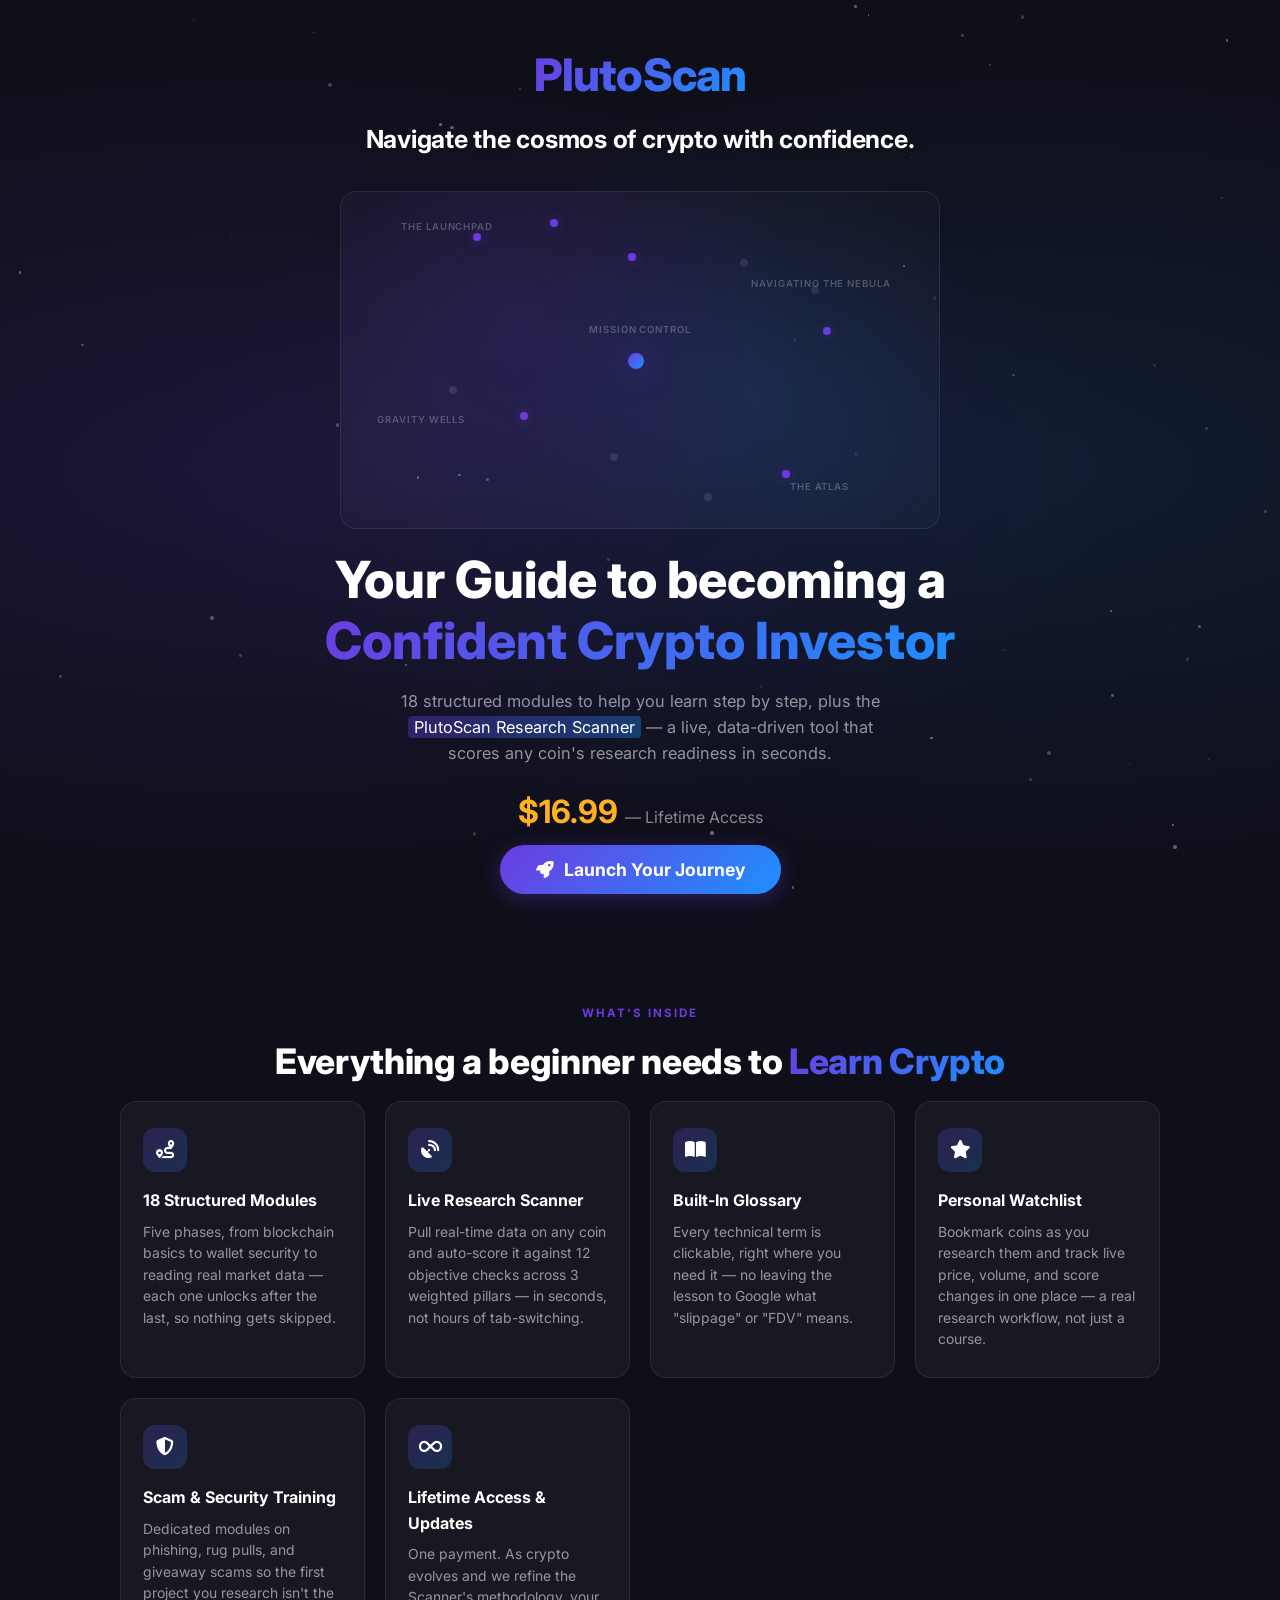
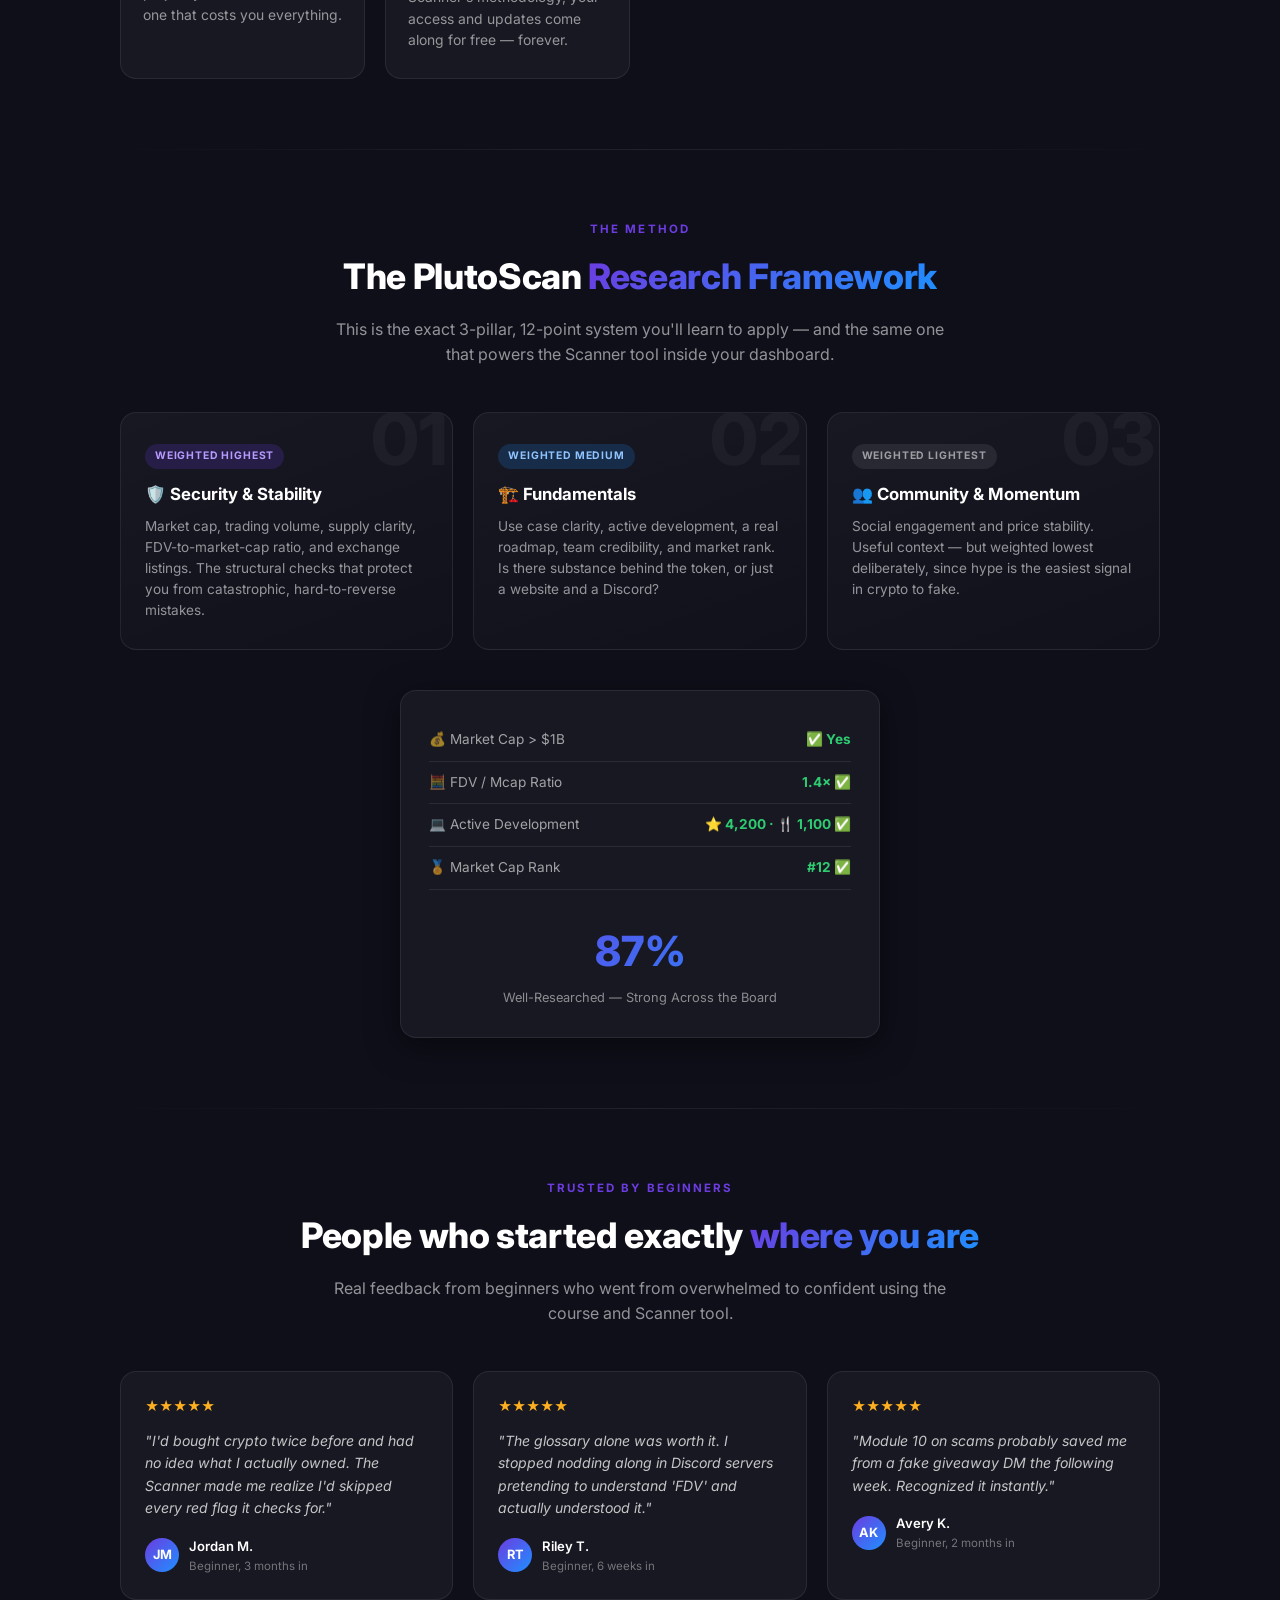
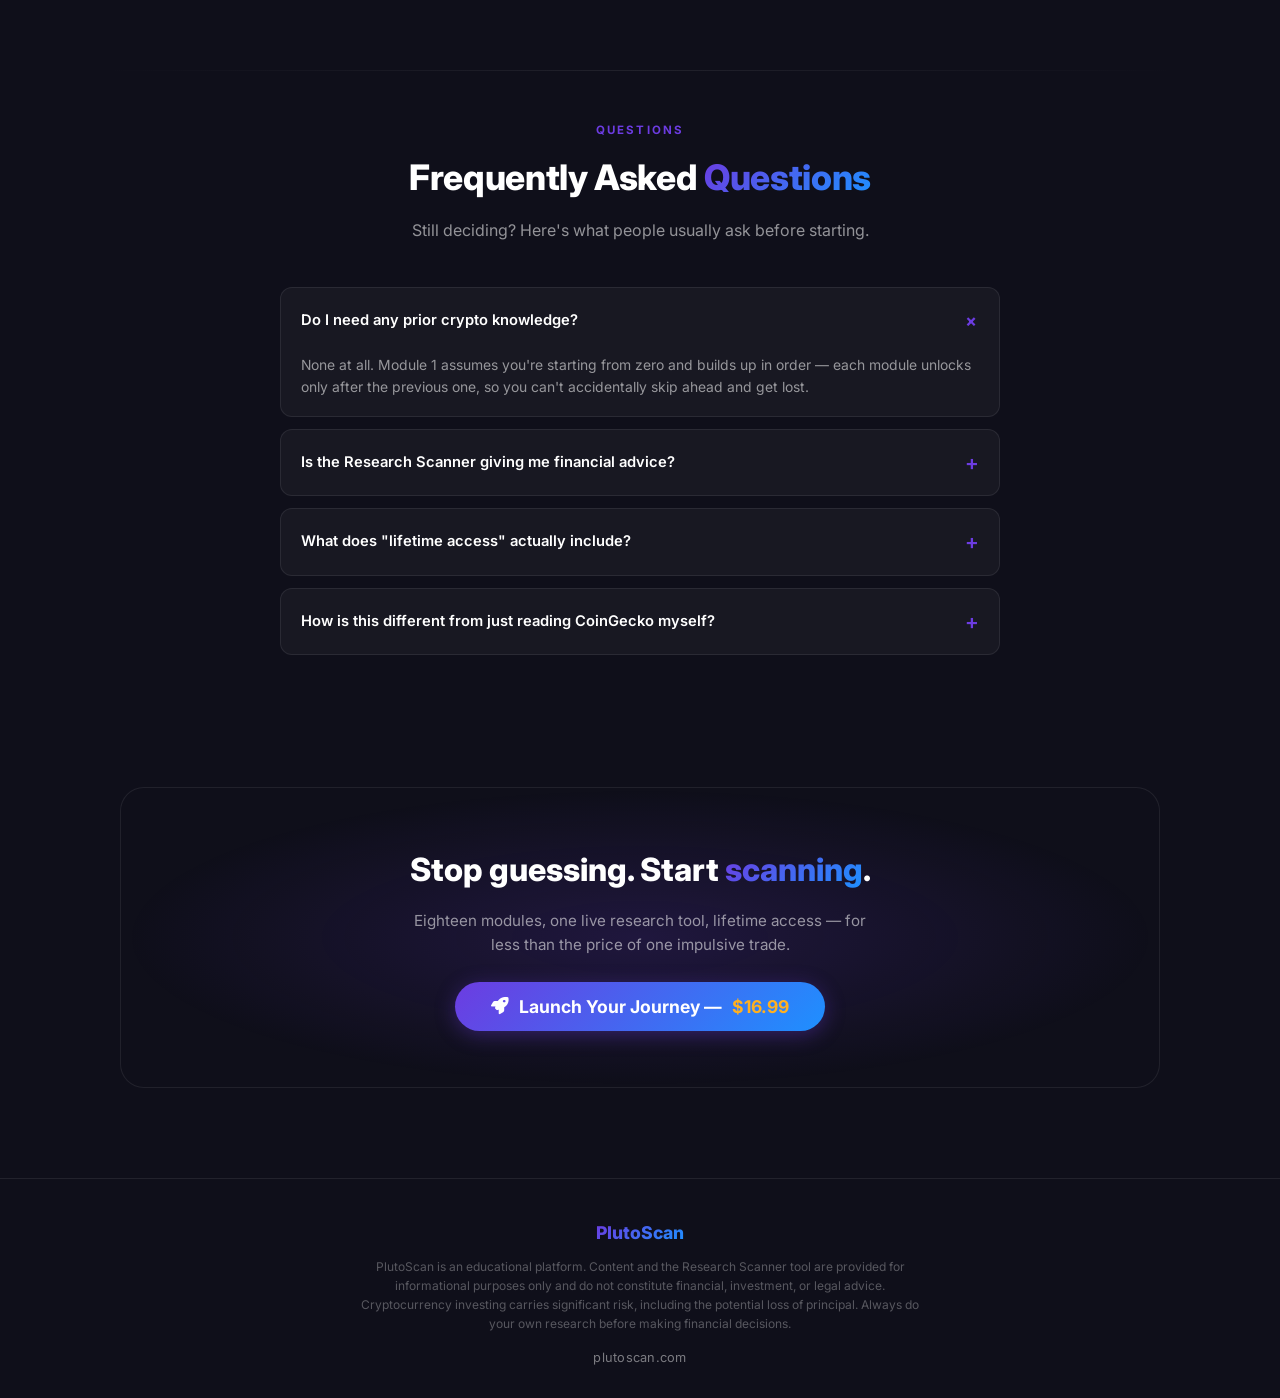
<file: plutoscan-landing.html>
<!DOCTYPE html>
<html lang="en">
<head>
    <meta charset="UTF-8" />
    <meta name="viewport" content="width=device-width, initial-scale=1.0, maximum-scale=1.0, user-scalable=yes" />
    <title>PlutoScan — From Zero to Confident Crypto Investor</title>

    <!-- Font & Icons -->
    <link rel="preconnect" href="https://fonts.googleapis.com" />
    <link rel="preconnect" href="https://fonts.gstatic.com" crossorigin />
    <link href="https://fonts.googleapis.com/css2?family=Inter:opsz,wght@14..32,400;14..32,500;14..32,600;14..32,700;14..32,800&display=swap" rel="stylesheet" />
    <link rel="stylesheet" href="https://cdnjs.cloudflare.com/ajax/libs/font-awesome/6.5.0/css/all.min.css" />

    <style>
        /* ===== RESET & BASE ===== */
        *,
        *::before,
        *::after {
            box-sizing: border-box;
            margin: 0;
            padding: 0;
        }
        :root {
            --purple: #6C3CE1;
            --blue: #1E90FF;
            --white: #FFFFFF;
            --gray: #1a1a2e;
            --dark: #0f0f1a;
            --card-bg: rgba(255, 255, 255, 0.04);
            --border: rgba(255, 255, 255, 0.08);
            --shadow: 0 8px 32px rgba(0, 0, 0, 0.5);
            --radius: 16px;
            --transition: 0.3s cubic-bezier(0.4, 0, 0.2, 1);
            --font: 'Inter', system-ui, -apple-system, sans-serif;
            --highlight-glow: 0 0 16px rgba(108, 60, 225, 0.4);
            --gold: #ffb020;
        }
        html {
            scroll-behavior: smooth;
        }
        body {
            font-family: var(--font);
            background: var(--dark);
            color: var(--white);
            line-height: 1.6;
            min-height: 100vh;
            overflow-x: hidden;
        }
        a {
            color: var(--blue);
            text-decoration: none;
        }
        button {
            font-family: var(--font);
            cursor: pointer;
            border: none;
            outline: none;
            background: none;
            color: inherit;
        }
        input,
        select {
            font-family: var(--font);
            outline: none;
            border: none;
            background: rgba(255, 255, 255, 0.06);
            color: var(--white);
            padding: 10px 14px;
            border-radius: 10px;
            font-size: 0.95rem;
            width: 100%;
            border: 1px solid var(--border);
            transition: var(--transition);
        }
        input:focus,
        select:focus {
            border-color: var(--purple);
            box-shadow: 0 0 0 3px rgba(108, 60, 225, 0.25);
        }
        input::placeholder {
            color: rgba(255, 255, 255, 0.35);
        }
        ::-webkit-scrollbar {
            width: 6px;
            height: 6px;
        }
        ::-webkit-scrollbar-track {
            background: var(--dark);
        }
        ::-webkit-scrollbar-thumb {
            background: var(--purple);
            border-radius: 8px;
        }

        /* ===== UTILITY ===== */
        .container {
            max-width: 1240px;
            margin: 0 auto;
            padding: 0 20px;
        }
        .btn-primary {
            background: linear-gradient(135deg, var(--purple), var(--blue));
            color: #fff;
            padding: 14px 36px;
            border-radius: 50px;
            font-weight: 700;
            font-size: 1.1rem;
            transition: var(--transition);
            display: inline-flex;
            align-items: center;
            gap: 10px;
            box-shadow: 0 4px 20px rgba(108, 60, 225, 0.35);
        }
        .btn-primary:hover {
            transform: translateY(-2px);
            box-shadow: 0 8px 30px rgba(108, 60, 225, 0.5);
        }
        .btn-secondary {
            background: rgba(255, 255, 255, 0.06);
            border: 1px solid var(--border);
            padding: 12px 28px;
            border-radius: 50px;
            font-weight: 600;
            transition: var(--transition);
        }
        .btn-secondary:hover {
            background: rgba(255, 255, 255, 0.12);
        }
        .hidden {
            display: none !important;
        }
        .text-gradient {
            background: linear-gradient(135deg, var(--purple), var(--blue));
            -webkit-background-clip: text;
            -webkit-text-fill-color: transparent;
            background-clip: text;
        }
        .glow-pulse {
            animation: glowPulse 2s ease-in-out infinite;
        }
        @keyframes glowPulse {
            0%,
            100% {
                box-shadow: 0 0 20px rgba(108, 60, 225, 0.2);
            }
            50% {
                box-shadow: 0 0 40px rgba(108, 60, 225, 0.5);
            }
        }
        @keyframes float {
            0%,
            100% {
                transform: translateY(0px);
            }
            50% {
                transform: translateY(-8px);
            }
        }

        /* ===== LANDING PAGE ===== */
        #landing {
            min-height: 100vh;
            display: flex;
            flex-direction: column;
            align-items: center;
            justify-content: center;
            padding: 40px 20px;
            background: radial-gradient(ellipse at 20% 50%, rgba(108, 60, 225, 0.15), transparent 60%),
                radial-gradient(ellipse at 80% 50%, rgba(30, 144, 255, 0.10), transparent 60%),
                var(--dark);
            position: relative;
            overflow: hidden;
        }
        #landing .stars-bg {
            position: absolute;
            inset: 0;
            pointer-events: none;
            overflow: hidden;
        }
        #landing .stars-bg span {
            position: absolute;
            width: 3px;
            height: 3px;
            background: #fff;
            border-radius: 50%;
            opacity: 0.2;
            animation: twinkle 4s infinite alternate;
        }
        @keyframes twinkle {
            0% {
                opacity: 0.1;
            }
            100% {
                opacity: 0.6;
            }
        }
        .landing-content {
            position: relative;
            z-index: 2;
            text-align: center;
            max-width: 780px;
        }
        .landing-content .logo {
            font-size: 2.8rem;
            font-weight: 800;
            letter-spacing: -0.02em;
            margin-bottom: 8px;
        }
        .landing-content .logo span {
            background: linear-gradient(135deg, var(--purple), var(--blue));
            -webkit-background-clip: text;
            -webkit-text-fill-color: transparent;
            background-clip: text;
        }
        .landing-content .tagline {
            font-size: 1.55rem;
            font-weight: 700;
            color: var(--white);
            margin-bottom: 32px;
            letter-spacing: -0.01em;
        }
        .landing-content h1 {
            font-size: 3.2rem;
            font-weight: 800;
            line-height: 1.2;
            margin-bottom: 16px;
        }
        .landing-content .price {
            font-size: 2rem;
            font-weight: 700;
            color: var(--white);
            margin: 20px 0 8px;
        }
        .landing-content .price small {
            font-size: 1rem;
            font-weight: 400;
            color: rgba(255, 255, 255, 0.5);
        }
        .price-amt {
            color: var(--gold);
        }
        .landing-content .badges {
            display: flex;
            flex-wrap: wrap;
            justify-content: center;
            gap: 16px;
            margin: 20px 0 32px;
        }
        .landing-content .badges .badge {
            background: rgba(255, 255, 255, 0.06);
            border: 1px solid var(--border);
            padding: 8px 18px;
            border-radius: 50px;
            font-size: 0.85rem;
            color: rgba(255, 255, 255, 0.7);
            display: flex;
            align-items: center;
            gap: 8px;
        }
        .landing-content .badges .badge i {
            color: var(--purple);
        }
        .landing-content .social-proof {
            font-size: 0.95rem;
            color: rgba(255, 255, 255, 0.5);
            margin-top: 16px;
        }

        /* constellation preview */
        .constellation-preview {
            width: 100%;
            max-width: 600px;
            margin: 30px auto 20px;
            aspect-ratio: 16/9;
            background: radial-gradient(circle at 30% 40%, rgba(108, 60, 225, 0.15), transparent 60%),
                radial-gradient(circle at 70% 60%, rgba(30, 144, 255, 0.10), transparent 50%),
                rgba(255, 255, 255, 0.02);
            border-radius: var(--radius);
            border: 1px solid var(--border);
            position: relative;
            overflow: hidden;
            display: flex;
            align-items: center;
            justify-content: center;
        }
        .constellation-preview .phase-label {
            position: absolute;
            font-size: 0.6rem;
            text-transform: uppercase;
            letter-spacing: 0.1em;
            color: rgba(255, 255, 255, 0.25);
            font-weight: 600;
        }
        .constellation-preview .star-dot {
            position: absolute;
            width: 8px;
            height: 8px;
            border-radius: 50%;
            background: var(--purple);
            box-shadow: 0 0 12px rgba(108, 60, 225, 0.4);
        }
        .constellation-preview .star-dot.dim {
            background: rgba(255, 255, 255, 0.1);
            box-shadow: none;
        }
        .constellation-preview .star-dot.big {
            width: 16px;
            height: 16px;
            background: linear-gradient(135deg, var(--purple), var(--blue));
            box-shadow: 0 0 30px rgba(108, 60, 225, 0.6);
        }

        /* ===== LANDING: EXTRA SECTIONS ===== */
        .lp-section {
            position: relative;
            z-index: 2;
            width: 100%;
            max-width: 1080px;
            margin: 0 auto;
            padding: 70px 20px;
        }
        .lp-section.tight {
            padding: 50px 20px;
        }
        .lp-eyebrow {
            text-align: center;
            font-size: 0.72rem;
            text-transform: uppercase;
            letter-spacing: 0.18em;
            color: var(--purple);
            font-weight: 700;
            margin-bottom: 10px;
        }
        .lp-heading {
            text-align: center;
            font-size: clamp(1.5rem, 4vw, 2.2rem);
            font-weight: 800;
            letter-spacing: -0.01em;
            margin-bottom: 12px;
        }
        .lp-subheading {
            text-align: center;
            color: rgba(255, 255, 255, 0.55);
            font-size: 1rem;
            max-width: 620px;
            margin: 0 auto 44px;
            line-height: 1.6;
        }
        .lp-divider {
            width: 100%;
            max-width: 1080px;
            margin: 0 auto;
            height: 1px;
            background: linear-gradient(90deg, transparent, var(--border), transparent);
        }
        /* feature grid */
        .lp-feature-grid {
            display: grid;
            grid-template-columns: repeat(auto-fit, minmax(230px, 1fr));
            gap: 20px;
        }
        .lp-feature-card {
            background: var(--card-bg);
            border: 1px solid var(--border);
            border-radius: var(--radius);
            padding: 26px 22px;
            transition: var(--transition);
        }
        .lp-feature-card:hover {
            border-color: rgba(108, 60, 225, 0.4);
            transform: translateY(-3px);
            box-shadow: var(--shadow);
        }
        .lp-feature-card .icon {
            width: 44px;
            height: 44px;
            border-radius: 12px;
            display: flex;
            align-items: center;
            justify-content: center;
            background: linear-gradient(135deg, rgba(108, 60, 225, 0.25), rgba(30, 144, 255, 0.2));
            color: var(--white);
            font-size: 1.15rem;
            margin-bottom: 16px;
        }
        .lp-feature-card h3 {
            font-size: 1rem;
            font-weight: 700;
            margin-bottom: 8px;
        }
        .lp-feature-card p {
            font-size: 0.87rem;
            color: rgba(255, 255, 255, 0.55);
            line-height: 1.55;
        }
        /* pillar showcase */
        .lp-pillar-grid {
            display: grid;
            grid-template-columns: repeat(auto-fit, minmax(260px, 1fr));
            gap: 20px;
        }
        .lp-pillar-card {
            background: linear-gradient(160deg, rgba(255, 255, 255, 0.04), rgba(255, 255, 255, 0.01));
            border: 1px solid var(--border);
            border-radius: var(--radius);
            padding: 28px 24px;
            position: relative;
            overflow: hidden;
        }
        .lp-pillar-card .num {
            position: absolute;
            top: -10px;
            right: 4px;
            font-size: 4.5rem;
            font-weight: 800;
            color: rgba(255, 255, 255, 0.04);
            line-height: 1;
        }
        .lp-pillar-card .weight-tag {
            display: inline-block;
            font-size: 0.65rem;
            text-transform: uppercase;
            letter-spacing: 0.08em;
            font-weight: 700;
            padding: 4px 10px;
            border-radius: 50px;
            margin-bottom: 12px;
        }
        .lp-pillar-card .weight-tag.high {
            background: rgba(108, 60, 225, 0.2);
            color: #b79bff;
        }
        .lp-pillar-card .weight-tag.med {
            background: rgba(30, 144, 255, 0.18);
            color: #8fc4ff;
        }
        .lp-pillar-card .weight-tag.low {
            background: rgba(255, 255, 255, 0.08);
            color: rgba(255, 255, 255, 0.55);
        }
        .lp-pillar-card h3 {
            font-size: 1.05rem;
            font-weight: 700;
            margin-bottom: 8px;
        }
        .lp-pillar-card p {
            font-size: 0.85rem;
            color: rgba(255, 255, 255, 0.55);
            line-height: 1.55;
        }
        /* scanner preview mock */
        .lp-scanner-mock {
            background: var(--card-bg);
            border: 1px solid var(--border);
            border-radius: var(--radius);
            padding: 28px;
            max-width: 480px;
            margin: 40px auto 0;
            box-shadow: var(--shadow);
        }
        .lp-scanner-mock .sm-row {
            display: flex;
            justify-content: space-between;
            align-items: center;
            padding: 10px 0;
            border-bottom: 1px solid var(--border);
            font-size: 0.85rem;
        }
        .lp-scanner-mock .sm-row:last-child {
            border-bottom: none;
        }
        .lp-scanner-mock .sm-label {
            color: rgba(255, 255, 255, 0.6);
        }
        .lp-scanner-mock .sm-good {
            color: #2ecc71;
            font-weight: 700;
        }
        .lp-scanner-mock .sm-score {
            text-align: center;
            padding-top: 18px;
            margin-top: 10px;
        }
        .lp-scanner-mock .sm-score .big-num {
            font-size: 2.6rem;
            font-weight: 800;
            background: linear-gradient(135deg, var(--purple), var(--blue));
            -webkit-background-clip: text;
            -webkit-text-fill-color: transparent;
            background-clip: text;
        }
        .lp-scanner-mock .sm-score .verdict-tag {
            font-size: 0.8rem;
            color: rgba(255, 255, 255, 0.5);
            margin-top: 4px;
        }
        /* testimonials */
        .lp-testimonial-grid {
            display: grid;
            grid-template-columns: repeat(auto-fit, minmax(260px, 1fr));
            gap: 20px;
        }
        .lp-testimonial-card {
            background: var(--card-bg);
            border: 1px solid var(--border);
            border-radius: var(--radius);
            padding: 24px;
        }
        .lp-testimonial-card .stars {
            color: #ffb020;
            font-size: 0.85rem;
            margin-bottom: 12px;
        }
        .lp-testimonial-card p.quote {
            font-size: 0.88rem;
            color: rgba(255, 255, 255, 0.75);
            line-height: 1.6;
            margin-bottom: 16px;
            font-style: italic;
        }
        .lp-testimonial-card .author {
            display: flex;
            align-items: center;
            gap: 10px;
        }
        .lp-testimonial-card .avatar {
            width: 34px;
            height: 34px;
            border-radius: 50%;
            background: linear-gradient(135deg, var(--purple), var(--blue));
            display: flex;
            align-items: center;
            justify-content: center;
            font-weight: 700;
            font-size: 0.8rem;
        }
        .lp-testimonial-card .author-name {
            font-size: 0.82rem;
            font-weight: 600;
        }
        .lp-testimonial-card .author-sub {
            font-size: 0.72rem;
            color: rgba(255, 255, 255, 0.4);
        }
        /* FAQ */
        .lp-faq {
            max-width: 720px;
            margin: 0 auto;
        }
        .lp-faq details {
            background: var(--card-bg);
            border: 1px solid var(--border);
            border-radius: 12px;
            margin-bottom: 12px;
            overflow: hidden;
        }
        .lp-faq summary {
            cursor: pointer;
            list-style: none;
            padding: 16px 20px;
            font-weight: 600;
            font-size: 0.92rem;
            display: flex;
            justify-content: space-between;
            align-items: center;
        }
        .lp-faq summary::-webkit-details-marker {
            display: none;
        }
        .lp-faq summary::after {
            content: '+';
            font-size: 1.3rem;
            color: var(--purple);
            transition: var(--transition);
            flex-shrink: 0;
            margin-left: 12px;
        }
        .lp-faq details[open] summary::after {
            transform: rotate(45deg);
        }
        .lp-faq .faq-a {
            padding: 0 20px 18px;
            color: rgba(255, 255, 255, 0.55);
            font-size: 0.87rem;
            line-height: 1.6;
        }
        /* final CTA */
        .lp-final-cta {
            text-align: center;
            background: radial-gradient(ellipse at center, rgba(108, 60, 225, 0.18), transparent 70%);
            border-radius: 24px;
            border: 1px solid var(--border);
            padding: 56px 24px;
        }
        .lp-final-cta h2 {
            font-size: clamp(1.4rem, 3.5vw, 2rem);
            font-weight: 800;
            margin-bottom: 14px;
        }
        .lp-final-cta p {
            color: rgba(255, 255, 255, 0.55);
            max-width: 480px;
            margin: 0 auto 24px;
            font-size: 0.95rem;
        }
        /* footer */
        .lp-footer {
            position: relative;
            z-index: 2;
            text-align: center;
            padding: 40px 20px 30px;
            border-top: 1px solid var(--border);
            margin-top: 20px;
        }
        .lp-footer .footer-logo {
            font-weight: 800;
            font-size: 1.1rem;
            margin-bottom: 10px;
        }
        .lp-footer .footer-logo span {
            background: linear-gradient(135deg, var(--purple), var(--blue));
            -webkit-background-clip: text;
            -webkit-text-fill-color: transparent;
            background-clip: text;
        }
        .lp-footer p {
            font-size: 0.75rem;
            color: rgba(255, 255, 255, 0.3);
            max-width: 560px;
            margin: 6px auto;
            line-height: 1.6;
        }
        .lp-footer .footer-domain {
            color: rgba(255, 255, 255, 0.45);
            font-size: 0.8rem;
            margin-top: 14px;
            letter-spacing: 0.02em;
        }
        @media (max-width: 640px) {
            .lp-section { padding: 50px 16px; }
            .lp-subheading { margin-bottom: 30px; }
        }

        /* ===== DASHBOARD ===== */
        #dashboard {
            display: none;
            min-height: 100vh;
            padding: 20px 0 100px;
            background: radial-gradient(ellipse at 30% 20%, rgba(108, 60, 225, 0.08), transparent 60%),
                radial-gradient(ellipse at 70% 80%, rgba(30, 144, 255, 0.06), transparent 50%),
                var(--dark);
        }
        #dashboard .dash-header {
            display: flex;
            justify-content: space-between;
            align-items: center;
            flex-wrap: wrap;
            gap: 16px;
            margin-bottom: 16px;
            padding-bottom: 16px;
            border-bottom: 1px solid var(--border);
        }
        #dashboard .dash-header .logo-small {
            font-size: 1.6rem;
            font-weight: 800;
            letter-spacing: -0.02em;
            cursor: pointer;
            transition: var(--transition);
        }
        #dashboard .dash-header .logo-small:hover {
            opacity: 0.7;
        }
        #dashboard .dash-header .logo-small span {
            background: linear-gradient(135deg, var(--purple), var(--blue));
            -webkit-background-clip: text;
            -webkit-text-fill-color: transparent;
            background-clip: text;
        }
        #dashboard .dash-header .progress-text {
            font-size: 0.95rem;
            color: rgba(255, 255, 255, 0.6);
            background: rgba(255, 255, 255, 0.04);
            padding: 8px 18px;
            border-radius: 50px;
            border: 1px solid var(--border);
        }
        #dashboard .dash-header .progress-text strong {
            color: var(--white);
        }
        .dash-actions {
            display: flex;
            gap: 12px;
            align-items: center;
        }
        .dash-actions .icon-btn {
            width: 42px;
            height: 42px;
            border-radius: 50%;
            background: rgba(255, 255, 255, 0.04);
            border: 1px solid var(--border);
            display: flex;
            align-items: center;
            justify-content: center;
            font-size: 1.1rem;
            transition: var(--transition);
            color: rgba(255, 255, 255, 0.6);
        }
        .dash-actions .icon-btn:hover {
            background: rgba(255, 255, 255, 0.10);
            color: var(--white);
        }
        .dash-actions .icon-btn.active {
            border-color: var(--purple);
            color: var(--purple);
        }
        /* checklist button in header - styled like module button */
        .dash-actions .checklist-header-btn {
            display: flex;
            align-items: center;
            gap: 8px;
            padding: 8px 18px;
            border-radius: 50px;
            background: rgba(108, 60, 225, 0.12);
            border: 1px solid rgba(108, 60, 225, 0.25);
            color: var(--white);
            font-weight: 600;
            font-size: 0.85rem;
            transition: var(--transition);
            cursor: pointer;
        }
        .dash-actions .checklist-header-btn:hover {
            background: rgba(108, 60, 225, 0.25);
            border-color: var(--purple);
            transform: translateY(-1px);
        }
        .dash-actions .checklist-header-btn i {
            color: var(--purple);
        }

        /* ===== INTRO BLURB ===== */
        .intro-blurb {
            background: linear-gradient(135deg, rgba(108, 60, 225, 0.08), rgba(30, 144, 255, 0.05));
            border: 1px solid var(--border);
            border-radius: var(--radius);
            padding: 24px 28px;
            margin: 10px 0 24px;
            position: relative;
            overflow: hidden;
            backdrop-filter: blur(8px);
            box-shadow: 0 4px 30px rgba(108, 60, 225, 0.06);
        }
        .intro-blurb::before {
            content: '✦ ✦ ✦';
            position: absolute;
            right: 24px;
            top: 12px;
            font-size: 1.2rem;
            opacity: 0.08;
            color: var(--purple);
            letter-spacing: 8px;
        }
        .intro-blurb::after {
            content: '';
            position: absolute;
            inset: 0;
            background: radial-gradient(circle at 80% 20%, rgba(108, 60, 225, 0.04), transparent 50%);
            pointer-events: none;
        }
        .intro-blurb .blurb-content {
            position: relative;
            z-index: 1;
        }
        .intro-blurb h2 {
            font-size: 1.3rem;
            font-weight: 700;
            margin-bottom: 6px;
            color: var(--white);
        }
        .intro-blurb h2 span {
            background: linear-gradient(135deg, var(--purple), var(--blue));
            -webkit-background-clip: text;
            -webkit-text-fill-color: transparent;
            background-clip: text;
        }
        .intro-blurb .typewriter-wrap {
            min-height: 4.2em;
        }
        .intro-blurb .typewriter-wrap p {
            color: rgba(255, 255, 255, 0.7);
            font-size: 0.95rem;
            max-width: 720px;
            line-height: 1.7;
            margin: 0;
        }
        .intro-blurb .typewriter-wrap .cursor {
            display: inline-block;
            width: 2px;
            height: 1.1em;
            background: var(--purple);
            margin-left: 2px;
            vertical-align: text-bottom;
            animation: blink 0.8s step-end infinite;
        }
        @keyframes blink {
            0%,
            100% {
                opacity: 1;
            }
            50% {
                opacity: 0;
            }
        }
        .intro-blurb .highlight-stats {
            display: flex;
            flex-wrap: wrap;
            gap: 20px 36px;
            margin-top: 14px;
            font-size: 0.82rem;
            color: rgba(255, 255, 255, 0.35);
            position: relative;
            z-index: 1;
        }
        .intro-blurb .highlight-stats span {
            display: flex;
            align-items: center;
            gap: 6px;
        }
        .intro-blurb .highlight-stats i {
            color: var(--purple);
            font-size: 0.8rem;
        }

        /* ===== CONSTELLATION MAP (DESKTOP) ===== */
        #constellation-map {
            display: none;
            position: relative;
            padding: 10px 0 20px;
            min-height: 600px;
        }
        @media (min-width: 992px) {
            #constellation-map {
                display: block;
            }
            #phase-list-mobile {
                display: none;
            }
        }
        .constellation-container {
            position: relative;
            width: 100%;
            min-height: 700px;
            display: flex;
            flex-direction: column;
            gap: 40px;
        }
        .phase-orbit {
            position: relative;
            padding: 20px 0;
            border-bottom: 1px solid rgba(255, 255, 255, 0.04);
        }
        .phase-orbit:last-child {
            border-bottom: none;
        }
        .phase-orbit .phase-name {
            font-size: 0.8rem;
            text-transform: uppercase;
            letter-spacing: 0.15em;
            color: rgba(255, 255, 255, 0.3);
            font-weight: 600;
            margin-bottom: 16px;
        }
        .phase-orbit .stars-row {
            display: flex;
            flex-wrap: wrap;
            gap: 24px 40px;
            align-items: center;
            justify-content: flex-start;
        }
        .star-node {
            display: flex;
            flex-direction: column;
            align-items: center;
            gap: 6px;
            cursor: default;
            transition: var(--transition);
            position: relative;
            min-width: 70px;
        }
        .star-node .star-circle {
            width: 48px;
            height: 48px;
            border-radius: 50%;
            display: flex;
            align-items: center;
            justify-content: center;
            font-size: 1.1rem;
            transition: var(--transition);
            background: rgba(255, 255, 255, 0.04);
            border: 2px solid rgba(255, 255, 255, 0.06);
            color: rgba(255, 255, 255, 0.15);
            position: relative;
        }
        .star-node .star-circle .lock-icon {
            font-size: 0.7rem;
            opacity: 0.5;
        }
        .star-node .star-label {
            font-size: 0.65rem;
            text-align: center;
            color: rgba(255, 255, 255, 0.3);
            max-width: 80px;
            line-height: 1.3;
            font-weight: 500;
        }
        /* states */
        .star-node.locked .star-circle {
            background: rgba(255, 255, 255, 0.02);
            border-color: rgba(255, 255, 255, 0.04);
            color: rgba(255, 255, 255, 0.1);
        }
        .star-node.locked .star-label {
            color: rgba(255, 255, 255, 0.15);
        }
        .star-node.unlocked .star-circle {
            background: rgba(108, 60, 225, 0.15);
            border-color: var(--purple);
            color: var(--white);
            animation: glowPulse 2.5s ease-in-out infinite;
            cursor: pointer;
        }
        .star-node.unlocked .star-label {
            color: rgba(255, 255, 255, 0.6);
        }
        .star-node.unlocked:hover .star-circle {
            transform: scale(1.08);
            border-color: var(--blue);
        }
        .star-node.completed .star-circle {
            background: linear-gradient(135deg, var(--purple), var(--blue));
            border-color: var(--purple);
            color: var(--white);
            box-shadow: 0 0 30px rgba(108, 60, 225, 0.4);
        }
        .star-node.completed .star-label {
            color: rgba(255, 255, 255, 0.7);
        }
        .star-node .checkmark {
            position: absolute;
            top: -4px;
            right: -4px;
            font-size: 0.7rem;
            background: var(--dark);
            border-radius: 50%;
            padding: 2px;
            color: var(--blue);
        }
        .star-node .glow-ring {
            position: absolute;
            inset: -6px;
            border-radius: 50%;
            border: 2px solid var(--purple);
            opacity: 0;
            pointer-events: none;
            transition: opacity 0.3s;
        }
        .star-node .glow-ring.active {
            opacity: 1;
            animation: ringPulse 1.2s ease-out 2;
        }
        @keyframes ringPulse {
            0% {
                transform: scale(0.8);
                opacity: 1;
            }
            100% {
                transform: scale(1.6);
                opacity: 0;
            }
        }
        .star-node.checklist-tool.locked .star-circle {
            background: rgba(255, 255, 255, 0.02);
            border-color: rgba(255, 255, 255, 0.04);
            color: rgba(255, 255, 255, 0.1);
            animation: none;
            box-shadow: none;
        }
        .star-node.checklist-tool.locked .star-label {
            color: rgba(255, 255, 255, 0.15);
        }
        .star-node.checklist-tool.unlocked .star-circle {
            background: rgba(108, 60, 225, 0.15);
            border-color: var(--purple);
            color: var(--white);
            animation: glowPulse 2.5s ease-in-out infinite;
            cursor: pointer;
            box-shadow: 0 0 20px rgba(108, 60, 225, 0.2);
        }
        .star-node.checklist-tool.unlocked .star-label {
            color: rgba(255, 255, 255, 0.6);
        }
        .star-node.checklist-tool.unlocked:hover .star-circle {
            transform: scale(1.08);
            border-color: var(--blue);
        }

        /* ===== MOBILE PHASE LIST ===== */
        #phase-list-mobile {
            display: block;
            padding: 10px 0;
        }
        @media (min-width: 992px) {
            #phase-list-mobile {
                display: none;
            }
        }
        .phase-collapsible {
            border-bottom: 1px solid var(--border);
            margin-bottom: 4px;
        }
        .phase-collapsible .phase-header {
            padding: 16px 12px;
            display: flex;
            justify-content: space-between;
            align-items: center;
            cursor: pointer;
            transition: var(--transition);
            border-radius: 8px;
            background: rgba(255, 255, 255, 0.02);
        }
        .phase-collapsible .phase-header:hover {
            background: rgba(255, 255, 255, 0.04);
        }
        .phase-collapsible .phase-header .ph-title {
            font-weight: 600;
            font-size: 0.95rem;
        }
        .phase-collapsible .phase-header .ph-arrow {
            transition: var(--transition);
            color: rgba(255, 255, 255, 0.3);
        }
        .phase-collapsible .phase-header .ph-arrow.open {
            transform: rotate(180deg);
        }
        .phase-collapsible .phase-body {
            max-height: 0;
            overflow: hidden;
            transition: max-height 0.4s ease, padding 0.3s ease;
            padding: 0 12px;
        }
        .phase-collapsible .phase-body.open {
            max-height: 800px;
            padding: 8px 12px 20px;
        }
        .phase-collapsible .phase-body .module-item {
            display: flex;
            align-items: center;
            gap: 14px;
            padding: 12px 14px;
            border-radius: 10px;
            background: rgba(255, 255, 255, 0.02);
            margin-bottom: 6px;
            transition: var(--transition);
            cursor: default;
            border-left: 3px solid transparent;
        }
        .phase-collapsible .phase-body .module-item.locked {
            opacity: 0.35;
            cursor: default;
        }
        .phase-collapsible .phase-body .module-item.unlocked {
            cursor: pointer;
            border-left-color: var(--purple);
        }
        .phase-collapsible .phase-body .module-item.unlocked:hover {
            background: rgba(108, 60, 225, 0.08);
        }
        .phase-collapsible .phase-body .module-item.completed {
            border-left-color: var(--blue);
            background: rgba(30, 144, 255, 0.05);
        }
        .phase-collapsible .phase-body .module-item .m-status {
            font-size: 1rem;
            min-width: 24px;
        }
        .phase-collapsible .phase-body .module-item .m-title {
            font-size: 0.9rem;
            font-weight: 500;
            flex: 1;
        }
        .phase-collapsible .phase-body .module-item .m-badge {
            font-size: 0.65rem;
            background: rgba(255, 255, 255, 0.04);
            padding: 2px 10px;
            border-radius: 20px;
            color: rgba(255, 255, 255, 0.3);
        }
        .phase-collapsible .phase-body .module-item.flash {
            animation: flashGlow 1.2s ease 2;
        }
        @keyframes flashGlow {
            0%,
            100% {
                background: rgba(255, 255, 255, 0.02);
            }
            50% {
                background: rgba(108, 60, 225, 0.20);
                box-shadow: 0 0 20px rgba(108, 60, 225, 0.15);
            }
        }
        .mobile-progress-bar {
            width: 100%;
            height: 4px;
            background: rgba(255, 255, 255, 0.06);
            border-radius: 4px;
            margin: 8px 0 16px;
            overflow: hidden;
        }
        .mobile-progress-bar .fill {
            height: 100%;
            background: linear-gradient(90deg, var(--purple), var(--blue));
            border-radius: 4px;
            transition: width 0.5s ease;
            width: 0%;
        }

        /* ===== MODULE OVERLAY ===== */
        #module-overlay {
            display: none;
            position: fixed;
            inset: 0;
            z-index: 1000;
            background: var(--dark);
            overflow: hidden;
            flex-direction: column;
        }
        #module-overlay.open {
            display: flex;
        }
        .overlay-header {
            display: flex;
            justify-content: space-between;
            align-items: center;
            padding: 16px 24px;
            border-bottom: 1px solid var(--border);
            flex-shrink: 0;
            background: rgba(15, 15, 26, 0.95);
            backdrop-filter: blur(12px);
        }
        .overlay-header .back-btn {
            display: flex;
            align-items: center;
            gap: 8px;
            font-weight: 600;
            color: rgba(255, 255, 255, 0.6);
            transition: var(--transition);
            font-size: 0.95rem;
        }
        .overlay-header .back-btn:hover {
            color: var(--white);
        }
        .overlay-header .module-title-small {
            font-size: 0.85rem;
            font-weight: 500;
            color: rgba(255, 255, 255, 0.4);
        }
        .overlay-body {
            flex: 1;
            overflow-y: auto;
            display: flex;
            flex-direction: column;
        }
        @media (min-width: 768px) {
            .overlay-body {
                flex-direction: column;
            }
        }
        .overlay-body .video-col {
            flex: 1;
            padding: 20px 24px 12px;
            display: none;
            flex-direction: column;
            background: radial-gradient(ellipse at center, rgba(108, 60, 225, 0.04), transparent 70%);
            position: relative;
            min-height: 300px;
            animation: videoColIn 0.5s ease;
        }
        .overlay-body.video-unlocked .video-col {
            display: flex;
        }
        @keyframes videoColIn {
            from { opacity: 0; transform: translateY(10px); }
            to { opacity: 1; transform: translateY(0); }
        }
        .video-panel {
            background: rgba(255, 255, 255, 0.03);
            border: 1px solid var(--border);
            border-radius: var(--radius);
            box-shadow: var(--shadow);
            padding: 16px;
            display: flex;
            flex-direction: column;
            gap: 12px;
            width: 100%;
        }
        .video-panel-header {
            display: flex;
            align-items: center;
            gap: 8px;
            padding: 2px 4px 4px;
        }
        .video-panel-header .vp-dot {
            width: 8px;
            height: 8px;
            border-radius: 50%;
            background: #2ecc71;
            box-shadow: 0 0 8px rgba(46, 204, 113, 0.7);
        }
        .video-panel-header .vp-label {
            font-size: 0.8rem;
            font-weight: 600;
            color: rgba(255, 255, 255, 0.55);
            letter-spacing: 0.02em;
            text-transform: uppercase;
            flex: 1;
        }
        .video-panel-header .vp-badge {
            font-size: 0.7rem;
            font-weight: 700;
            color: var(--dark);
            background: var(--gold);
            padding: 2px 10px;
            border-radius: 20px;
        }
        .overlay-body .video-col::before {
            content: '';
            position: absolute;
            inset: 0;
            background-image: url('data:image/svg+xml;utf8,<svg xmlns="http://www.w3.org/2000/svg" viewBox="0 0 200 200" opacity="0.04"><circle cx="20" cy="20" r="1.5" fill="%23fff"/><circle cx="60" cy="40" r="2" fill="%23fff"/><circle cx="100" cy="10" r="1" fill="%23fff"/><circle cx="140" cy="30" r="2.5" fill="%23fff"/><circle cx="180" cy="20" r="1.5" fill="%23fff"/><circle cx="30" cy="80" r="1" fill="%23fff"/><circle cx="70" cy="70" r="2" fill="%23fff"/><circle cx="120" cy="90" r="1.5" fill="%23fff"/><circle cx="160" cy="80" r="2" fill="%23fff"/><circle cx="40" cy="130" r="1.5" fill="%23fff"/><circle cx="90" cy="150" r="2" fill="%23fff"/><circle cx="150" cy="140" r="1" fill="%23fff"/><circle cx="180" cy="170" r="2" fill="%23fff"/></svg>');
            background-repeat: repeat;
            background-size: 200px 200px;
            pointer-events: none;
            opacity: 0.3;
        }
        .overlay-body .video-col .video-wrapper {
            position: relative;
            aspect-ratio: 16/9;
            background: rgba(0, 0, 0, 0.5);
            border-radius: 10px;
            overflow: hidden;
            border: 1px solid var(--border);
            display: flex;
            align-items: center;
            justify-content: center;
            flex-shrink: 0;
            z-index: 1;
            box-shadow: 0 10px 30px rgba(0, 0, 0, 0.45);
        }
        .video-wrapper .placeholder {
            text-align: center;
            padding: 20px;
        }
        .video-wrapper .placeholder img {
            max-width: 100px;
            opacity: 0.3;
            margin-bottom: 12px;
        }
        .video-wrapper .placeholder .mod-title {
            font-size: 1.1rem;
            font-weight: 700;
            color: rgba(255, 255, 255, 0.5);
            margin-bottom: 12px;
        }
        .video-wrapper .placeholder .play-btn-big {
            font-size: 3rem;
            color: var(--purple);
            cursor: pointer;
            transition: var(--transition);
            display: inline-block;
        }
        .video-wrapper .placeholder .play-btn-big:hover {
            transform: scale(1.1);
            color: var(--blue);
        }
        .video-wrapper .video-player {
            width: 100%;
            height: 100%;
            object-fit: cover;
            display: none;
        }
        .video-wrapper .video-player.active {
            display: block;
        }
        .video-wrapper .test-bypass {
            margin-top: 10px;
            font-size: 0.75rem;
            color: rgba(255, 255, 255, 0.2);
            background: rgba(255, 255, 255, 0.03);
            padding: 4px 14px;
            border-radius: 20px;
            border: 1px dashed rgba(255, 255, 255, 0.05);
            cursor: pointer;
            transition: var(--transition);
            z-index: 2;
        }
        .video-wrapper .test-bypass:hover {
            color: rgba(255, 255, 255, 0.5);
            border-color: rgba(255, 255, 255, 0.1);
        }
        .video-status {
            font-size: 0.75rem;
            color: rgba(255, 255, 255, 0.25);
            margin-top: 8px;
            text-align: center;
            z-index: 1;
        }
        .video-status .done {
            color: var(--blue);
        }
        .video-wrapper.locked .placeholder .play-btn-big {
            opacity: 0.25;
            cursor: not-allowed;
            pointer-events: none;
        }
        .video-wrapper.locked .placeholder .play-btn-big:hover {
            transform: none;
            color: var(--purple);
        }
        .video-wrapper.locked .placeholder::after {
            content: '🔒';
            display: block;
            font-size: 1.4rem;
            margin-top: 10px;
        }

        .overlay-body .text-col {
            flex: 1.2;
            padding: 20px 24px 40px;
            overflow-y: auto;
            position: relative;
            z-index: 1;
            border-top: 1px solid var(--border);
        }
        @media (min-width: 768px) {
            .overlay-body .text-col {
                border-top: none;
                border-left: 1px solid var(--border);
                padding: 20px 28px 40px;
            }
        }
        @media (min-width: 900px) {
            .overlay-body.video-unlocked {
                flex-direction: row;
                align-items: flex-start;
            }
            .overlay-body.video-unlocked .text-col {
                flex: 0 0 50%;
                max-width: 50%;
                min-width: 0;
                border-left: none;
                border-right: 1px solid var(--border);
            }
            .overlay-body.video-unlocked .video-col {
                flex: 0 0 50%;
                max-width: 50%;
                min-width: 0;
                position: sticky;
                top: 0;
                align-self: flex-start;
                justify-content: center;
                padding: 32px;
            }
        }
        .text-col .guide-content h2 {
            font-size: 1.2rem;
            font-weight: 700;
            margin: 20px 0 8px;
            color: var(--white);
        }
        .text-col .guide-content h2:first-child {
            margin-top: 0;
        }
        .text-col .guide-content p {
            color: rgba(255, 255, 255, 0.7);
            margin-bottom: 12px;
            font-size: 0.95rem;
        }
        .text-col .guide-content ul {
            color: rgba(255, 255, 255, 0.7);
            padding-left: 20px;
            margin-bottom: 12px;
        }
        .text-col .guide-content ul li {
            margin-bottom: 4px;
        }
        .text-col .guide-content .callout {
            background: rgba(108, 60, 225, 0.08);
            border-left: 4px solid var(--purple);
            padding: 14px 18px;
            border-radius: 0 10px 10px 0;
            margin: 16px 0;
        }
        .text-col .guide-content .callout strong {
            color: var(--white);
        }
        .text-col .guide-content .summary-card {
            background: rgba(255, 255, 255, 0.03);
            border: 1px solid var(--border);
            border-radius: var(--radius);
            padding: 16px 20px;
            margin: 16px 0;
        }
        .text-col .guide-content .summary-card h4 {
            color: var(--blue);
            margin-bottom: 4px;
        }
        .text-col .guide-content .example-box {
            background: rgba(30, 144, 255, 0.07);
            border-left: 4px solid var(--blue);
            padding: 14px 18px;
            border-radius: 0 10px 10px 0;
            margin: 16px 0;
        }
        .text-col .guide-content .example-box strong {
            color: var(--blue);
        }
        .text-col .guide-content .try-box {
            background: rgba(46, 204, 113, 0.07);
            border-left: 4px solid #2ecc71;
            padding: 14px 18px;
            border-radius: 0 10px 10px 0;
            margin: 16px 0;
        }
        .text-col .guide-content .try-box strong {
            color: #2ecc71;
        }
        .text-col .guide-content .warn-box {
            background: rgba(255, 159, 28, 0.08);
            border-left: 4px solid #ff9f1c;
            padding: 14px 18px;
            border-radius: 0 10px 10px 0;
            margin: 16px 0;
        }
        .text-col .guide-content .warn-box strong {
            color: #ff9f1c;
        }
        .text-col .guide-content mark {
            background: linear-gradient(135deg, rgba(108, 60, 225, 0.35), rgba(30, 144, 255, 0.35));
            color: #fff;
            padding: 1px 6px;
            border-radius: 4px;
            font-weight: 600;
        }
        .text-col .guide-content .quiz-box {
            background: rgba(255, 255, 255, 0.03);
            border: 1px solid var(--border);
            border-radius: var(--radius);
            margin: 20px 0;
            overflow: hidden;
        }
        .text-col .guide-content .quiz-box summary {
            cursor: pointer;
            list-style: none;
            padding: 14px 18px;
            font-weight: 700;
            font-size: 0.9rem;
            color: var(--white);
            display: flex;
            align-items: center;
            gap: 8px;
            user-select: none;
        }
        .text-col .guide-content .quiz-box summary::-webkit-details-marker {
            display: none;
        }
        .text-col .guide-content .quiz-box summary::before {
            content: '🧠';
        }
        .text-col .guide-content .quiz-box .quiz-q {
            padding: 0 18px 6px;
            color: rgba(255, 255, 255, 0.75);
            font-size: 0.88rem;
        }
        .text-col .guide-content .quiz-box .quiz-a {
            padding: 12px 18px 16px;
            border-top: 1px dashed var(--border);
            margin-top: 4px;
            font-size: 0.88rem;
            color: #2ecc71;
        }
        .text-col .guide-content .quiz-box .quiz-a strong {
            color: #2ecc71;
        }
        .text-col .guide-content .module-part {
            animation: partFadeIn 0.4s ease;
        }
        @keyframes partFadeIn {
            from { opacity: 0; transform: translateY(8px); }
            to { opacity: 1; transform: translateY(0); }
        }
        .text-col .guide-content .part-quiz-done {
            background: rgba(46, 204, 113, 0.08);
            border: 1px solid rgba(46, 204, 113, 0.3);
            color: #2ecc71;
            font-weight: 700;
            font-size: 0.85rem;
            padding: 10px 16px;
            border-radius: var(--radius);
            margin: 10px 0 20px;
        }
        .text-col .guide-content .quiz-gate {
            background: rgba(108, 60, 225, 0.06);
            border: 1px solid var(--border);
            border-radius: var(--radius);
            padding: 18px 20px;
            margin: 16px 0 24px;
        }
        .text-col .guide-content .quiz-gate-label {
            font-size: 0.75rem;
            font-weight: 800;
            letter-spacing: 0.04em;
            text-transform: uppercase;
            color: var(--purple);
            margin-bottom: 8px;
        }
        .text-col .guide-content .quiz-gate-q {
            font-size: 0.95rem;
            font-weight: 700;
            color: var(--white);
            margin-bottom: 14px;
        }
        .text-col .guide-content .quiz-gate-opts {
            display: flex;
            flex-direction: column;
            gap: 8px;
        }
        .text-col .guide-content .quiz-opt-btn {
            display: block;
            width: 100%;
            text-align: left;
            background: rgba(255, 255, 255, 0.04);
            border: 1px solid var(--border);
            color: rgba(255, 255, 255, 0.85);
            font-size: 0.86rem;
            padding: 10px 14px;
            border-radius: 8px;
            cursor: pointer;
            transition: border-color 0.15s, background 0.15s;
        }
        .text-col .guide-content .quiz-opt-btn:hover:not(:disabled) {
            border-color: var(--purple);
            background: rgba(108, 60, 225, 0.1);
        }
        .text-col .guide-content .quiz-opt-btn:disabled {
            cursor: default;
        }
        .text-col .guide-content .quiz-opt-btn.correct {
            border-color: #2ecc71;
            background: rgba(46, 204, 113, 0.15);
            color: #2ecc71;
        }
        .text-col .guide-content .quiz-opt-btn.incorrect {
            border-color: #ff5555;
            background: rgba(255, 85, 85, 0.12);
            color: #ff8080;
        }
        .text-col .guide-content .quiz-gate-feedback {
            margin-top: 10px;
            font-size: 0.85rem;
            font-weight: 700;
            min-height: 1.2em;
        }
        .text-col .guide-content .feedback-correct {
            color: #2ecc71;
        }
        .text-col .guide-content .feedback-incorrect {
            color: #ff8080;
        }
        .text-col .guide-content .quiz-gate-complete {
            color: #2ecc71;
            font-weight: 700;
            margin-bottom: 12px;
        }
        .text-col .guide-content .unlock-next-btn {
            background: linear-gradient(135deg, var(--purple), var(--blue));
            color: #fff;
            border: none;
            font-weight: 800;
            font-size: 0.88rem;
            padding: 12px 20px;
            border-radius: 10px;
            cursor: pointer;
            width: 100%;
        }
        .text-col .guide-content .unlock-next-btn:hover {
            filter: brightness(1.1);
        }
        .text-col .glossary-mini {
            margin-top: 30px;
            padding-top: 20px;
            border-top: 1px solid var(--border);
        }
        .text-col .glossary-mini h4 {
            font-size: 0.8rem;
            text-transform: uppercase;
            letter-spacing: 0.1em;
            color: rgba(255, 255, 255, 0.25);
            margin-bottom: 10px;
        }
        .text-col .glossary-mini .term {
            display: inline-block;
            background: rgba(255, 255, 255, 0.03);
            padding: 2px 12px;
            border-radius: 20px;
            margin: 3px 4px 3px 0;
            font-size: 0.8rem;
            color: rgba(255, 255, 255, 0.5);
            border: 1px solid var(--border);
            cursor: help;
        }
        .text-col .glossary-mini .term:hover {
            border-color: var(--purple);
            color: var(--white);
        }

        .overlay-footer {
            padding: 16px 24px;
            border-top: 1px solid var(--border);
            display: flex;
            justify-content: flex-end;
            gap: 16px;
            flex-shrink: 0;
            background: rgba(15, 15, 26, 0.95);
            backdrop-filter: blur(12px);
        }
        .overlay-footer .complete-btn {
            padding: 12px 32px;
            border-radius: 50px;
            font-weight: 700;
            font-size: 0.95rem;
            background: rgba(255, 255, 255, 0.04);
            border: 1px solid var(--border);
            color: rgba(255, 255, 255, 0.2);
            transition: var(--transition);
            cursor: not-allowed;
        }
        .overlay-footer .complete-btn.active {
            background: linear-gradient(135deg, var(--purple), var(--blue));
            color: #fff;
            cursor: pointer;
            box-shadow: 0 4px 24px rgba(108, 60, 225, 0.35);
        }
        .overlay-footer .complete-btn.active:hover {
            transform: translateY(-2px);
            box-shadow: 0 8px 32px rgba(108, 60, 225, 0.5);
        }

        /* ===== COMPLETION ANIMATION OVERLAY ===== */
        #completion-anim {
            position: fixed;
            inset: 0;
            z-index: 2000;
            pointer-events: none;
            display: none;
            align-items: center;
            justify-content: center;
            background: rgba(15, 15, 26, 0.6);
            backdrop-filter: blur(4px);
        }
        #completion-anim.active {
            display: flex;
            pointer-events: auto;
        }
        #completion-anim .anim-container {
            position: relative;
            width: 300px;
            height: 300px;
        }
        #completion-anim .anim-container .sparkle {
            position: absolute;
            width: 6px;
            height: 6px;
            border-radius: 50%;
            background: var(--white);
            animation: sparkleFade 1.5s ease-out forwards;
            opacity: 0;
        }
        @keyframes sparkleFade {
            0% {
                transform: scale(0) rotate(0deg);
                opacity: 1;
            }
            100% {
                transform: scale(1.5) rotate(720deg) translateY(-60px);
                opacity: 0;
            }
        }
        #completion-anim .anim-container .star-burst {
            position: absolute;
            inset: 0;
            border-radius: 50%;
            border: 2px solid var(--purple);
            animation: burstOut 1.5s ease-out forwards;
            opacity: 0;
        }
        @keyframes burstOut {
            0% {
                transform: scale(0.2);
                opacity: 1;
            }
            100% {
                transform: scale(2.5);
                opacity: 0;
            }
        }
        #completion-anim .anim-container .check-big {
            position: absolute;
            inset: 0;
            display: flex;
            align-items: center;
            justify-content: center;
            font-size: 4rem;
            color: var(--white);
            text-shadow: 0 0 60px rgba(108, 60, 225, 0.6);
            animation: popIn 0.6s ease 0.3s both;
        }
        @keyframes popIn {
            0% {
                transform: scale(0);
                opacity: 0;
            }
            60% {
                transform: scale(1.2);
                opacity: 1;
            }
            100% {
                transform: scale(1);
            }
        }

        /* ===== COURSE COMPLETE / TESTIMONIAL MODAL ===== */
        #courseCompleteModal {
            display: none;
            position: fixed;
            inset: 0;
            z-index: 2000;
            background: rgba(5, 5, 12, 0.75);
            backdrop-filter: blur(8px);
            align-items: center;
            justify-content: center;
            padding: 20px;
        }
        #courseCompleteModal.open {
            display: flex;
        }
        .cc-modal-card {
            position: relative;
            background: var(--gray);
            border: 1px solid var(--border);
            border-radius: var(--radius);
            box-shadow: var(--shadow);
            width: 100%;
            max-width: 440px;
            max-height: 90vh;
            overflow-y: auto;
            padding: 36px 30px 30px;
            text-align: center;
            animation: ccPop 0.35s cubic-bezier(0.34, 1.56, 0.64, 1);
        }
        @keyframes ccPop {
            from {
                transform: scale(0.9);
                opacity: 0;
            }
            to {
                transform: scale(1);
                opacity: 1;
            }
        }
        .cc-close {
            position: absolute;
            top: 14px;
            right: 14px;
            color: rgba(255, 255, 255, 0.4);
            font-size: 1.1rem;
            transition: var(--transition);
        }
        .cc-close:hover {
            color: var(--white);
        }
        .cc-modal-card .cc-icon {
            font-size: 2.6rem;
            margin-bottom: 6px;
        }
        .cc-modal-card h2 {
            font-size: 1.35rem;
            font-weight: 800;
            margin-bottom: 8px;
        }
        .cc-modal-card h3 {
            font-size: 1.2rem;
            font-weight: 800;
            margin-bottom: 6px;
        }
        .cc-sub {
            color: rgba(255, 255, 255, 0.6);
            font-size: 0.9rem;
            line-height: 1.5;
            margin-bottom: 22px;
        }
        .cc-stars {
            display: flex;
            justify-content: center;
            gap: 10px;
            font-size: 2.1rem;
            margin-bottom: 8px;
        }
        .cc-stars i {
            color: rgba(255, 255, 255, 0.18);
            cursor: pointer;
            transition: var(--transition);
        }
        .cc-stars i.filled {
            color: var(--gold);
            text-shadow: 0 0 14px rgba(255, 176, 32, 0.5);
        }
        .cc-stars i:hover {
            transform: scale(1.12);
        }
        .cc-rating-label {
            font-size: 0.8rem;
            font-weight: 600;
            color: rgba(255, 255, 255, 0.4);
            margin-bottom: 20px;
            min-height: 1.1em;
        }
        .cc-modal-card textarea,
        .cc-modal-card input[type="text"] {
            margin-bottom: 12px;
            resize: vertical;
        }
        .cc-submit {
            width: 100%;
            justify-content: center;
            margin-top: 4px;
        }
        .cc-submit:disabled {
            opacity: 0.5;
            cursor: not-allowed;
        }
        .cc-skip {
            display: block;
            width: 100%;
            text-align: center;
            margin-top: 10px;
            font-size: 0.82rem;
            font-weight: 600;
            color: rgba(255, 255, 255, 0.35);
            padding: 6px;
        }
        .cc-skip:hover {
            color: rgba(255, 255, 255, 0.6);
        }
        .cc-thankyou {
            display: none;
        }
        .cc-thankyou.show {
            display: block;
        }
        .cc-thankyou p {
            color: rgba(255, 255, 255, 0.6);
            font-size: 0.9rem;
            margin-bottom: 14px;
        }
        .cc-thankyou-stars {
            font-size: 1.6rem;
            color: var(--gold);
            letter-spacing: 4px;
        }

        /* ===== WIDGET ===== */
        #widget-icon {
            position: fixed;
            bottom: 28px;
            right: 28px;
            z-index: 500;
            width: 56px;
            height: 56px;
            border-radius: 50%;
            background: linear-gradient(135deg, var(--purple), var(--blue));
            display: flex;
            align-items: center;
            justify-content: center;
            font-size: 1.6rem;
            color: #fff;
            box-shadow: 0 4px 24px rgba(108, 60, 225, 0.4);
            cursor: pointer;
            transition: var(--transition);
            border: none;
            animation: glowPulse 2.5s ease-in-out infinite;
        }
        #widget-icon:hover {
            transform: scale(1.08);
        }
        #widget-drawer {
            position: fixed;
            top: 0;
            right: -420px;
            width: 400px;
            max-width: 92vw;
            height: 100%;
            z-index: 600;
            background: var(--dark);
            border-left: 1px solid var(--border);
            box-shadow: -8px 0 40px rgba(0, 0, 0, 0.6);
            transition: right 0.35s cubic-bezier(0.4, 0, 0.2, 1);
            display: flex;
            flex-direction: column;
            padding: 20px;
            overflow-y: auto;
        }
        #widget-drawer.open {
            right: 0;
        }
        #widget-drawer .drawer-header {
            display: flex;
            justify-content: space-between;
            align-items: center;
            margin-bottom: 16px;
        }
        #widget-drawer .drawer-header h3 {
            font-weight: 700;
            font-size: 1.2rem;
        }
        #widget-drawer .drawer-header .close-btn {
            font-size: 1.4rem;
            color: rgba(255, 255, 255, 0.3);
            cursor: pointer;
            transition: var(--transition);
        }
        #widget-drawer .drawer-header .close-btn:hover {
            color: var(--white);
            transform: rotate(90deg);
        }
        #widget-drawer .search-wrap {
            position: relative;
            margin-bottom: 16px;
        }
        #widget-drawer .search-wrap input {
            padding-right: 40px;
        }
        #widget-drawer .search-wrap .clear-search {
            position: absolute;
            right: 12px;
            top: 50%;
            transform: translateY(-50%);
            color: rgba(255, 255, 255, 0.2);
            cursor: pointer;
            font-size: 0.8rem;
        }
        #widget-drawer .autocomplete-list {
            position: absolute;
            top: 100%;
            left: 0;
            right: 0;
            background: var(--dark);
            border: 1px solid var(--border);
            border-radius: 10px;
            max-height: 200px;
            overflow-y: auto;
            z-index: 10;
            display: none;
            margin-top: 4px;
        }
        #widget-drawer .autocomplete-list.show {
            display: block;
        }
        #widget-drawer .autocomplete-list .item {
            padding: 10px 14px;
            cursor: pointer;
            transition: var(--transition);
            font-size: 0.9rem;
            border-bottom: 1px solid rgba(255, 255, 255, 0.03);
        }
        #widget-drawer .autocomplete-list .item:hover {
            background: rgba(108, 60, 225, 0.10);
        }
        #widget-drawer .data-card {
            background: rgba(255, 255, 255, 0.03);
            border: 1px solid var(--border);
            border-radius: var(--radius);
            padding: 16px 18px;
            margin-bottom: 16px;
        }
        #widget-drawer .data-card .coin-name {
            font-weight: 700;
            font-size: 1.1rem;
            margin-bottom: 6px;
        }
        #widget-drawer .data-card .coin-price {
            font-size: 1.6rem;
            font-weight: 800;
        }
        #widget-drawer .data-card .coin-change {
            font-size: 0.95rem;
            font-weight: 600;
        }
        #widget-drawer .data-card .coin-change.positive {
            color: #4ade80;
        }
        #widget-drawer .data-card .coin-change.negative {
            color: #f87171;
        }
        #widget-drawer .data-card .detail-grid {
            display: grid;
            grid-template-columns: 1fr 1fr;
            gap: 6px 16px;
            margin-top: 12px;
            font-size: 0.85rem;
            color: rgba(255, 255, 255, 0.5);
        }
        #widget-drawer .data-card .detail-grid span strong {
            color: rgba(255, 255, 255, 0.7);
            font-weight: 500;
        }
        #widget-drawer .data-card .checklist-data {
            margin-top: 14px;
            padding-top: 14px;
            border-top: 1px solid var(--border);
            font-size: 0.82rem;
            color: rgba(255, 255, 255, 0.5);
        }
        #widget-drawer .data-card .checklist-data .cl-row {
            display: flex;
            justify-content: space-between;
            padding: 3px 0;
            border-bottom: 1px solid rgba(255, 255, 255, 0.02);
        }
        #widget-drawer .data-card .checklist-data .cl-row .cl-label {
            color: rgba(255, 255, 255, 0.4);
        }
        #widget-drawer .data-card .checklist-data .cl-row .cl-value {
            color: rgba(255, 255, 255, 0.7);
            font-weight: 500;
        }
        #widget-drawer .data-card .checklist-data .cl-row .cl-value.good {
            color: #4ade80;
        }
        #widget-drawer .data-card .checklist-data .cl-row .cl-value.warn {
            color: #fbbf24;
        }
        #widget-drawer .data-card .checklist-data .cl-row .cl-value.bad {
            color: #f87171;
        }
        #widget-drawer .data-card .bookmark-btn {
            margin-top: 12px;
            padding: 8px 16px;
            border-radius: 50px;
            background: rgba(255, 255, 255, 0.04);
            border: 1px solid var(--border);
            font-weight: 600;
            font-size: 0.85rem;
            transition: var(--transition);
            display: inline-flex;
            align-items: center;
            gap: 8px;
            color: rgba(255, 255, 255, 0.5);
        }
        #widget-drawer .data-card .bookmark-btn:hover {
            background: rgba(255, 255, 255, 0.08);
        }
        #widget-drawer .data-card .bookmark-btn.bookmarked {
            color: var(--purple);
            border-color: var(--purple);
        }
        #widget-drawer .watchlist-section {
            margin-top: 8px;
        }
        #widget-drawer .watchlist-section h4 {
            font-size: 0.8rem;
            text-transform: uppercase;
            letter-spacing: 0.1em;
            color: rgba(255, 255, 255, 0.2);
            margin-bottom: 8px;
        }
        #widget-drawer .watchlist-section .wl-item {
            display: flex;
            justify-content: space-between;
            align-items: center;
            padding: 8px 12px;
            background: rgba(255, 255, 255, 0.02);
            border-radius: 8px;
            margin-bottom: 4px;
            font-size: 0.85rem;
            border: 1px solid transparent;
            transition: var(--transition);
        }
        #widget-drawer .watchlist-section .wl-item:hover {
            border-color: var(--border);
        }
        #widget-drawer .watchlist-section .wl-item .wl-info {
            display: flex;
            gap: 12px;
            align-items: center;
        }
        #widget-drawer .watchlist-section .wl-item .wl-info .wl-price {
            color: rgba(255, 255, 255, 0.5);
        }
        #widget-drawer .watchlist-section .wl-item .wl-info .wl-change {
            font-weight: 600;
            font-size: 0.8rem;
        }
        #widget-drawer .watchlist-section .wl-item .wl-info .wl-change.pos {
            color: #4ade80;
        }
        #widget-drawer .watchlist-section .wl-item .wl-info .wl-change.neg {
            color: #f87171;
        }
        #widget-drawer .watchlist-section .wl-item .wl-remove {
            color: rgba(255, 255, 255, 0.15);
            cursor: pointer;
            transition: var(--transition);
            padding: 0 4px;
        }
        #widget-drawer .watchlist-section .wl-item .wl-remove:hover {
            color: #f87171;
        }
        .widget-loading {
            text-align: center;
            padding: 20px;
            color: rgba(255, 255, 255, 0.3);
        }

        /* ===== CHECKLIST TOOL (two-column with branding) ===== */
        #checklist-tool {
            display: none;
            position: fixed;
            inset: 0;
            z-index: 800;
            background: radial-gradient(ellipse at 20% 30%, rgba(108, 60, 225, 0.06), transparent 60%),
                radial-gradient(ellipse at 80% 70%, rgba(30, 144, 255, 0.04), transparent 50%),
                var(--dark);
            overflow-y: auto;
            padding: 24px;
            flex-direction: column;
        }
        #checklist-tool.open {
            display: flex;
        }
        #checklist-tool .cl-header {
            display: flex;
            justify-content: space-between;
            align-items: center;
            padding-bottom: 16px;
            border-bottom: 1px solid var(--border);
            flex-wrap: wrap;
            gap: 12px;
            position: relative;
        }
        #checklist-tool .cl-header h2 {
            font-weight: 700;
            font-size: 1.4rem;
        }
        #checklist-tool .cl-header h2 i {
            color: var(--purple);
        }
        #checklist-tool .cl-header .cl-close {
            font-size: 1.4rem;
            color: rgba(255, 255, 255, 0.3);
            cursor: pointer;
            transition: var(--transition);
        }
        #checklist-tool .cl-header .cl-close:hover {
            color: var(--white);
            transform: rotate(90deg);
        }
        /* constellation background overlay for checklist */
        #checklist-tool .cl-stars {
            position: fixed;
            inset: 0;
            pointer-events: none;
            z-index: 0;
            overflow: hidden;
            opacity: 0.3;
        }
        #checklist-tool .cl-stars span {
            position: absolute;
            width: 2px;
            height: 2px;
            background: #fff;
            border-radius: 50%;
            animation: twinkle 5s infinite alternate;
        }
        #checklist-tool .cl-body {
            flex: 1;
            padding: 20px 0;
            max-width: 1100px;
            margin: 0 auto;
            width: 100%;
            display: flex;
            flex-wrap: wrap;
            gap: 24px;
            position: relative;
            z-index: 1;
        }
        .cl-left {
            flex: 1 1 55%;
            min-width: 300px;
        }
        .cl-right {
            flex: 1 1 38%;
            min-width: 260px;
            max-height: 80vh;
            overflow-y: auto;
            position: sticky;
            top: 20px;
            align-self: flex-start;
            background: rgba(255, 255, 255, 0.02);
            border-radius: var(--radius);
            border: 1px solid var(--border);
            padding: 16px;
        }
        @media (max-width: 768px) {
            .cl-left,
            .cl-right {
                flex: 1 1 100%;
                min-width: unset;
                position: static;
                max-height: none;
            }
            .cl-right {
                order: -1;
                margin-bottom: 12px;
            }
        }

        .cl-body .coin-selector {
            display: flex;
            flex-direction: column;
            gap: 10px;
            margin-bottom: 16px;
        }
        .cl-body .coin-selector select,
        .cl-body .coin-selector input {
            background: rgba(255, 255, 255, 0.04);
            border: 1px solid var(--border);
            border-radius: 10px;
            padding: 10px 14px;
            color: var(--white);
            font-size: 0.9rem;
            width: 100%;
        }
        .cl-body .coin-selector select option {
            background: var(--dark);
        }
        .cl-body .coin-selector .custom-entry-row {
            display: flex;
            gap: 8px;
            align-items: center;
        }
        .cl-body .coin-selector .custom-entry-row input {
            flex: 1;
        }
        .cl-body .coin-selector .custom-entry-row .remove-custom {
            color: rgba(255, 255, 255, 0.15);
            cursor: pointer;
            padding: 8px;
            font-size: 1rem;
            transition: var(--transition);
        }
        .cl-body .coin-selector .custom-entry-row .remove-custom:hover {
            color: #f87171;
        }

        /* ---- widget preview inside checklist (right column) ---- */
        .cl-body .cl-widget-preview {
            width: 100%;
        }
        .cl-body .cl-widget-preview .wp-header {
            display: flex;
            justify-content: space-between;
            align-items: center;
            margin-bottom: 8px;
            font-size: 0.7rem;
            text-transform: uppercase;
            letter-spacing: 0.08em;
            color: rgba(255, 255, 255, 0.2);
            border-bottom: 1px solid var(--border);
            padding-bottom: 8px;
        }
        .cl-body .cl-widget-preview .wp-header .wp-close {
            cursor: pointer;
            font-size: 0.9rem;
            color: rgba(255, 255, 255, 0.2);
            transition: var(--transition);
        }
        .cl-body .cl-widget-preview .wp-header .wp-close:hover {
            color: var(--white);
        }
        .cl-body .cl-widget-preview .wp-grid {
            display: flex;
            flex-direction: column;
            gap: 2px;
            font-size: 0.75rem;
            color: rgba(255, 255, 255, 0.5);
            max-height: 70vh;
            overflow-y: auto;
            padding-right: 4px;
        }
        .cl-body .cl-widget-preview .wp-grid .wp-item {
            display: flex;
            justify-content: space-between;
            padding: 4px 6px;
            border-bottom: 1px solid rgba(255, 255, 255, 0.03);
            border-radius: 4px;
            transition: background 0.2s, box-shadow 0.2s;
            cursor: default;
            font-size: 0.72rem;
            align-items: flex-start;
            gap: 8px;
        }
        .cl-body .cl-widget-preview .wp-grid .wp-item .wp-label {
            color: rgba(255, 255, 255, 0.3);
            font-size: 0.7rem;
            white-space: nowrap;
            flex-shrink: 0;
            min-width: 70px;
        }
        .cl-body .cl-widget-preview .wp-grid .wp-item .wp-value {
            color: rgba(255, 255, 255, 0.75);
            font-weight: 500;
            font-size: 0.72rem;
            text-align: right;
            word-break: break-word;
            flex: 1;
        }
        .cl-body .cl-widget-preview .wp-grid .wp-item .wp-value.good {
            color: #4ade80;
        }
        .cl-body .cl-widget-preview .wp-grid .wp-item .wp-value.warn {
            color: #fbbf24;
        }
        .cl-body .cl-widget-preview .wp-grid .wp-item .wp-value.bad {
            color: #f87171;
        }
        .cl-body .cl-widget-preview .wp-grid .wp-item .wp-value.muted {
            color: rgba(255, 255, 255, 0.3);
        }
        .cl-body .cl-widget-preview .wp-grid .wp-item .wp-value a {
            color: var(--blue);
            text-decoration: underline;
            word-break: break-all;
        }
        .cl-body .cl-widget-preview .wp-grid .wp-item .wp-value .team-member {
            display: inline-block;
            background: rgba(255, 255, 255, 0.04);
            padding: 2px 8px;
            border-radius: 12px;
            margin: 1px 2px;
            font-size: 0.65rem;
            border: 1px solid rgba(255, 255, 255, 0.04);
        }
        .cl-body .cl-widget-preview .wp-grid .wp-item .wp-value .team-member .reputable {
            color: #4ade80;
        }
        .cl-body .cl-widget-preview .wp-grid .wp-item .wp-value .team-member .unknown {
            color: #fbbf24;
        }
        .cl-body .cl-widget-preview .wp-grid .wp-item.highlight {
            background: rgba(108, 60, 225, 0.15);
            box-shadow: 0 0 12px rgba(108, 60, 225, 0.15);
            border-radius: 4px;
        }
        .cl-body .cl-widget-preview .wp-grid .wp-item .wp-value .desc-full {
            font-size: 0.7rem;
            line-height: 1.5;
            color: rgba(255, 255, 255, 0.6);
            text-align: left;
            max-width: 100%;
            word-wrap: break-word;
        }

        .cl-body .questions-grid {
            display: flex;
            flex-direction: column;
            gap: 6px;
            margin: 12px 0;
        }
        .cl-body .questions-grid .q-item {
            display: flex;
            align-items: center;
            gap: 10px;
            padding: 6px 10px;
            background: rgba(255, 255, 255, 0.02);
            border-radius: 8px;
            border: 1px solid var(--border);
            transition: var(--transition);
            cursor: default;
        }
        .cl-body .questions-grid .q-item:hover {
            background: rgba(108, 60, 225, 0.06);
            border-color: var(--purple);
        }
        .cl-body .questions-grid .q-item input[type="checkbox"] {
            width: 16px;
            height: 16px;
            accent-color: var(--purple);
            cursor: pointer;
            flex-shrink: 0;
        }
        .cl-body .questions-grid .q-item label {
            font-size: 0.85rem;
            cursor: pointer;
            flex: 1;
            color: rgba(255, 255, 255, 0.8);
        }
        .cl-body .score-section {
            background: rgba(255, 255, 255, 0.02);
            border: 1px solid var(--border);
            border-radius: var(--radius);
            padding: 16px;
            margin: 16px 0;
        }
        .cl-body .score-section .meter-wrap {
            width: 100%;
            height: 10px;
            background: rgba(255, 255, 255, 0.04);
            border-radius: 20px;
            overflow: hidden;
            margin: 6px 0 10px;
        }
        .cl-body .score-section .meter-wrap .meter-fill {
            height: 100%;
            background: linear-gradient(90deg, var(--purple), var(--blue));
            border-radius: 20px;
            transition: width 0.6s ease;
            width: 0%;
        }
        .cl-body .score-section .score-value {
            font-size: 1.6rem;
            font-weight: 800;
            display: flex;
            align-items: baseline;
            gap: 8px;
        }
        .cl-body .score-section .score-value .verdict {
            font-size: 0.9rem;
            font-weight: 600;
            color: rgba(255, 255, 255, 0.5);
        }
        .cl-body .score-section .score-value .verdict.high {
            color: #4ade80;
        }
        .cl-body .score-section .score-value .verdict.medium {
            color: #fbbf24;
        }
        .cl-body .score-section .research-disclaimer {
            font-size: 0.72rem;
            color: rgba(255, 255, 255, 0.35);
            text-align: center;
            margin-top: 10px;
            line-height: 1.4;
        }
        .cl-body .score-section .score-value .verdict.low {
            color: #f87171;
        }
        .cl-body .rows-section {
            display: flex;
            flex-direction: column;
            gap: 10px;
            margin: 12px 0;
        }
        .cl-body .rows-section .row-box {
            padding: 12px 16px;
            border-radius: 8px;
            border-left: 4px solid var(--border);
            background: rgba(255, 255, 255, 0.02);
            font-size: 0.85rem;
            line-height: 1.5;
            color: rgba(255, 255, 255, 0.7);
        }
        .cl-body .rows-section .row-box strong {
            color: var(--white);
        }
        .cl-body .rows-section .row-box.green {
            border-left-color: #4ade80;
        }
        .cl-body .rows-section .row-box.yellow {
            border-left-color: #fbbf24;
        }
        .cl-body .rows-section .row-box.blue {
            border-left-color: var(--blue);
        }
        .cl-body .cl-actions {
            display: flex;
            flex-wrap: wrap;
            gap: 10px;
            margin-top: 12px;
            padding-top: 12px;
            border-top: 1px solid var(--border);
        }
        .cl-body .cl-actions .cl-btn {
            padding: 8px 20px;
            border-radius: 50px;
            font-weight: 600;
            font-size: 0.85rem;
            background: rgba(255, 255, 255, 0.04);
            border: 1px solid var(--border);
            transition: var(--transition);
            color: rgba(255, 255, 255, 0.6);
            display: inline-flex;
            align-items: center;
            gap: 6px;
        }
        .cl-body .cl-actions .cl-btn:hover {
            background: rgba(255, 255, 255, 0.08);
            color: var(--white);
        }
        .cl-body .cl-actions .cl-btn.primary {
            background: linear-gradient(135deg, var(--purple), var(--blue));
            border: none;
            color: #fff;
        }
        .cl-body .cl-actions .cl-btn.primary:hover {
            box-shadow: 0 4px 20px rgba(108, 60, 225, 0.3);
        }
        .cl-body .cl-actions .cl-btn.danger:hover {
            border-color: #f87171;
            color: #f87171;
        }

        /* ===== TOAST ===== */
        #toast {
            position: fixed;
            bottom: 100px;
            left: 50%;
            transform: translateX(-50%) translateY(20px);
            z-index: 3000;
            background: rgba(15, 15, 26, 0.95);
            border: 1px solid var(--border);
            border-radius: 12px;
            padding: 12px 28px;
            font-weight: 500;
            font-size: 0.95rem;
            backdrop-filter: blur(12px);
            box-shadow: 0 8px 40px rgba(0, 0, 0, 0.5);
            opacity: 0;
            transition: opacity 0.4s ease, transform 0.4s ease;
            pointer-events: none;
            color: var(--white);
        }
        #toast.show {
            opacity: 1;
            transform: translateX(-50%) translateY(0);
            pointer-events: auto;
        }

        /* ===== GLOSSARY POPOVER ===== */
        #glossary-popover {
            position: fixed;
            z-index: 1500;
            background: var(--dark);
            border: 1px solid var(--border);
            border-radius: 12px;
            padding: 16px 20px;
            max-width: 320px;
            box-shadow: 0 8px 40px rgba(0, 0, 0, 0.6);
            display: none;
            backdrop-filter: blur(12px);
        }
        #glossary-popover .popover-term {
            font-weight: 700;
            font-size: 1rem;
            color: var(--purple);
            margin-bottom: 4px;
        }
        #glossary-popover .popover-def {
            font-size: 0.9rem;
            color: rgba(255, 255, 255, 0.7);
        }

        /* ===== RESPONSIVE ===== */
        @media (max-width: 767px) {
            .landing-content h1 {
                font-size: 2rem;
            }
            .landing-content .logo {
                font-size: 2rem;
            }
            .landing-content .price {
                font-size: 1.5rem;
            }
            .overlay-header .module-title-small {
                display: none;
            }
            .overlay-body .video-col {
                padding: 12px 16px;
                min-height: 200px;
            }
            .overlay-body .text-col {
                padding: 16px;
            }
            .overlay-footer {
                padding: 12px 16px;
                flex-wrap: wrap;
                justify-content: center;
            }
            .overlay-footer .complete-btn {
                width: 100%;
                text-align: center;
            }
            #widget-drawer {
                width: 100%;
                max-width: 100%;
                right: -100%;
            }
            #widget-drawer.open {
                right: 0;
            }
            #widget-icon {
                bottom: 16px;
                right: 16px;
                width: 48px;
                height: 48px;
                font-size: 1.3rem;
            }
            #checklist-tool {
                padding: 16px;
            }
            .cl-body .questions-grid .q-item {
                padding: 6px 10px;
            }
            .cl-body .score-section .score-value {
                font-size: 1.5rem;
            }
            .cl-body .cl-widget-preview .wp-grid {
                max-height: 50vh;
            }
            .cl-body .cl-widget-preview .wp-grid .wp-item .wp-value .desc-full {
                font-size: 0.65rem;
            }
            .intro-blurb p {
                font-size: 0.85rem;
            }
            .intro-blurb .highlight-stats {
                gap: 10px 20px;
                font-size: 0.75rem;
            }
            .dash-actions .checklist-header-btn {
                font-size: 0.7rem;
                padding: 6px 12px;
            }
            .dash-actions .checklist-header-btn span {
                display: none;
            }
            .dash-actions .checklist-header-btn i {
                font-size: 0.9rem;
            }
        }
        @media (max-width: 480px) {
            .landing-content .badges {
                flex-direction: column;
                align-items: center;
            }
            .dash-actions .icon-btn {
                width: 36px;
                height: 36px;
                font-size: 0.9rem;
            }
            #dashboard .dash-header .logo-small {
                font-size: 1.2rem;
            }
            #dashboard .dash-header .progress-text {
                font-size: 0.75rem;
                padding: 4px 12px;
            }
        }
    </style>
</head>
<body>

    <section id="landing">
        <div class="stars-bg" id="landingStars"></div>
        <div class="landing-content">
            <div class="logo"><span>PlutoScan</span></div>
            <div class="tagline">Navigate the cosmos of crypto with confidence.</div>

            <div class="constellation-preview">
                <div class="phase-label" style="top:8%;left:10%;">The Launchpad</div>
                <div class="phase-label" style="top:25%;right:8%;">Navigating the Nebula</div>
                <div class="phase-label" style="bottom:30%;left:6%;">Gravity Wells</div>
                <div class="phase-label" style="bottom:10%;right:15%;">The Atlas</div>
                <div class="phase-label" style="top:41%;left:50%;transform:translate(-50%,-50%);">Mission Control</div>
                <div class="star-dot" style="top:12%;left:22%;"></div>
                <div class="star-dot" style="top:8%;left:35%;"></div>
                <div class="star-dot" style="top:18%;left:48%;"></div>
                <div class="star-dot dim" style="top:28%;right:20%;"></div>
                <div class="star-dot dim" style="top:20%;right:32%;"></div>
                <div class="star-dot" style="top:40%;right:18%;"></div>
                <div class="star-dot dim" style="bottom:40%;left:18%;"></div>
                <div class="star-dot" style="bottom:32%;left:30%;"></div>
                <div class="star-dot dim" style="bottom:20%;left:45%;"></div>
                <div class="star-dot" style="bottom:15%;right:25%;"></div>
                <div class="star-dot dim" style="bottom:8%;right:38%;"></div>
                <div class="star-dot big" style="top:48%;left:48%;"></div>
            </div>

            <h1>Your Guide to becoming a <span class="text-gradient">Confident Crypto Investor</span></h1>
            <p style="color:rgba(255,255,255,0.55);font-size:1.02rem;max-width:520px;margin:14px auto 0;line-height:1.6;">18 structured modules to help you learn step by step, plus the <mark style="background:linear-gradient(135deg, rgba(108,60,225,0.35), rgba(30,144,255,0.35));color:#fff;padding:1px 6px;border-radius:4px;">PlutoScan Research Scanner</mark> — a live, data-driven tool that scores any coin's research readiness in seconds.</p>
            <div class="price"><span class="price-amt">$16.99</span> <small>— Lifetime Access</small></div>
            <button class="btn-primary" id="launchBtn">
                <i class="fas fa-rocket"></i> Launch Your Journey
            </button>
        </div>
    </section>

    <!-- ===== LANDING: WHAT'S INSIDE ===== -->
    <section class="lp-section" style="background:var(--dark);">
        <div class="lp-eyebrow">What's Inside</div>
        <h2 class="lp-heading">Everything a beginner needs to <span class="text-gradient">Learn Crypto</span></h2>
        <div class="lp-feature-grid">
            <div class="lp-feature-card">
                <div class="icon"><i class="fas fa-route"></i></div>
                <h3>18 Structured Modules</h3>
                <p>Five phases, from blockchain basics to wallet security to reading real market data — each one unlocks after the last, so nothing gets skipped.</p>
            </div>
            <div class="lp-feature-card">
                <div class="icon"><i class="fas fa-satellite-dish"></i></div>
                <h3>Live Research Scanner</h3>
                <p>Pull real-time data on any coin and auto-score it against 12 objective checks across 3 weighted pillars — in seconds, not hours of tab-switching.</p>
            </div>
            <div class="lp-feature-card">
                <div class="icon"><i class="fas fa-book-open"></i></div>
                <h3>Built-In Glossary</h3>
                <p>Every technical term is clickable, right where you need it — no leaving the lesson to Google what "slippage" or "FDV" means.</p>
            </div>
            <div class="lp-feature-card">
                <div class="icon"><i class="fas fa-star"></i></div>
                <h3>Personal Watchlist</h3>
                <p>Bookmark coins as you research them and track live price, volume, and score changes in one place — a real research workflow, not just a course.</p>
            </div>
            <div class="lp-feature-card">
                <div class="icon"><i class="fas fa-shield-halved"></i></div>
                <h3>Scam & Security Training</h3>
                <p>Dedicated modules on phishing, rug pulls, and giveaway scams so the first project you research isn't the one that costs you everything.</p>
            </div>
            <div class="lp-feature-card">
                <div class="icon"><i class="fas fa-infinity"></i></div>
                <h3>Lifetime Access & Updates</h3>
                <p>One payment. As crypto evolves and we refine the Scanner's methodology, your access and updates come along for free — forever.</p>
            </div>
        </div>
    </section>

    <div class="lp-divider"></div>

    <!-- ===== LANDING: THE FRAMEWORK ===== -->
    <section class="lp-section">
        <div class="lp-eyebrow">The Method</div>
        <h2 class="lp-heading">The PlutoScan <span class="text-gradient">Research Framework</span></h2>
        <p class="lp-subheading">This is the exact 3-pillar, 12-point system you'll learn to apply — and the same one that powers the Scanner tool inside your dashboard.</p>
        <div class="lp-pillar-grid">
            <div class="lp-pillar-card">
                <div class="num">01</div>
                <span class="weight-tag high">Weighted Highest</span>
                <h3>🛡️ Security &amp; Stability</h3>
                <p>Market cap, trading volume, supply clarity, FDV-to-market-cap ratio, and exchange listings. The structural checks that protect you from catastrophic, hard-to-reverse mistakes.</p>
            </div>
            <div class="lp-pillar-card">
                <div class="num">02</div>
                <span class="weight-tag med">Weighted Medium</span>
                <h3>🏗️ Fundamentals</h3>
                <p>Use case clarity, active development, a real roadmap, team credibility, and market rank. Is there substance behind the token, or just a website and a Discord?</p>
            </div>
            <div class="lp-pillar-card">
                <div class="num">03</div>
                <span class="weight-tag low">Weighted Lightest</span>
                <h3>👥 Community &amp; Momentum</h3>
                <p>Social engagement and price stability. Useful context — but weighted lowest deliberately, since hype is the easiest signal in crypto to fake.</p>
            </div>
        </div>
        <div class="lp-scanner-mock">
            <div class="sm-row"><span class="sm-label">💰 Market Cap &gt; $1B</span><span class="sm-good">✅ Yes</span></div>
            <div class="sm-row"><span class="sm-label">🧮 FDV / Mcap Ratio</span><span class="sm-good">1.4× ✅</span></div>
            <div class="sm-row"><span class="sm-label">💻 Active Development</span><span class="sm-good">⭐ 4,200 · 🍴 1,100 ✅</span></div>
            <div class="sm-row"><span class="sm-label">🏅 Market Cap Rank</span><span class="sm-good">#12 ✅</span></div>
            <div class="sm-score">
                <div class="big-num">87%</div>
                <div class="verdict-tag">Well-Researched — Strong Across the Board</div>
            </div>
        </div>
    </section>

    <div class="lp-divider"></div>

    <!-- ===== LANDING: TESTIMONIALS ===== -->
    <section class="lp-section">
        <div class="lp-eyebrow">Trusted By Beginners</div>
        <h2 class="lp-heading">People who started exactly <span class="text-gradient">where you are</span></h2>
        <p class="lp-subheading">Real feedback from beginners who went from overwhelmed to confident using the course and Scanner tool.</p>
        <div class="lp-testimonial-grid">
            <div class="lp-testimonial-card">
                <div class="stars">★★★★★</div>
                <p class="quote">"I'd bought crypto twice before and had no idea what I actually owned. The Scanner made me realize I'd skipped every red flag it checks for."</p>
                <div class="author">
                    <div class="avatar">JM</div>
                    <div><div class="author-name">Jordan M.</div><div class="author-sub">Beginner, 3 months in</div></div>
                </div>
            </div>
            <div class="lp-testimonial-card">
                <div class="stars">★★★★★</div>
                <p class="quote">"The glossary alone was worth it. I stopped nodding along in Discord servers pretending to understand 'FDV' and actually understood it."</p>
                <div class="author">
                    <div class="avatar">RT</div>
                    <div><div class="author-name">Riley T.</div><div class="author-sub">Beginner, 6 weeks in</div></div>
                </div>
            </div>
            <div class="lp-testimonial-card">
                <div class="stars">★★★★★</div>
                <p class="quote">"Module 10 on scams probably saved me from a fake giveaway DM the following week. Recognized it instantly."</p>
                <div class="author">
                    <div class="avatar">AK</div>
                    <div><div class="author-name">Avery K.</div><div class="author-sub">Beginner, 2 months in</div></div>
                </div>
            </div>
        </div>
    </section>

    <div class="lp-divider"></div>

    <!-- ===== LANDING: FAQ ===== -->
    <section class="lp-section tight">
        <div class="lp-eyebrow">Questions</div>
        <h2 class="lp-heading">Frequently Asked <span class="text-gradient">Questions</span></h2>
        <p class="lp-subheading">Still deciding? Here's what people usually ask before starting.</p>
        <div class="lp-faq">
            <details open>
                <summary>Do I need any prior crypto knowledge?</summary>
                <div class="faq-a">None at all. Module 1 assumes you're starting from zero and builds up in order — each module unlocks only after the previous one, so you can't accidentally skip ahead and get lost.</div>
            </details>
            <details>
                <summary>Is the Research Scanner giving me financial advice?</summary>
                <div class="faq-a">No. The Scanner produces an educational research-readiness score based on objective, publicly available data — it is not investment advice and never issues a "buy" or "sell" signal. It's a research tool to help you ask better questions, not a substitute for your own judgment.</div>
            </details>
            <details>
                <summary>What does "lifetime access" actually include?</summary>
                <div class="faq-a">One payment gets you permanent access to all 18 modules, the Scanner tool, the glossary, and any future updates we make to the course content or scoring methodology — no subscriptions, no recurring charges.</div>
            </details>
            <details>
                <summary>How is this different from just reading CoinGecko myself?</summary>
                <div class="faq-a">CoinGecko gives you raw data. PlutoScan teaches you what that data actually means, then automates the process of checking it against a consistent, weighted framework — turning an hour of scattered research into a structured, repeatable habit.</div>
            </details>
        </div>
    </section>

    <!-- ===== LANDING: FINAL CTA ===== -->
    <section class="lp-section">
        <div class="lp-final-cta">
            <h2>Stop guessing. Start <span class="text-gradient">scanning</span>.</h2>
            <p>Eighteen modules, one live research tool, lifetime access — for less than the price of one impulsive trade.</p>
            <button class="btn-primary" id="launchBtnBottom">
                <i class="fas fa-rocket"></i> Launch Your Journey — <span class="price-amt">$16.99</span>
            </button>
        </div>
    </section>

    <footer class="lp-footer">
        <div class="footer-logo"><span>PlutoScan</span></div>
        <p>PlutoScan is an educational platform. Content and the Research Scanner tool are provided for informational purposes only and do not constitute financial, investment, or legal advice. Cryptocurrency investing carries significant risk, including the potential loss of principal. Always do your own research before making financial decisions.</p>
        <div class="footer-domain">plutoscan.com</div>
    </footer>


    <script>
        (function() {
            'use strict';

            function lsGet(key, def) {
                try {
                    const v = localStorage.getItem('plutoscan_' + key);
                    return v ? JSON.parse(v) : def;
                } catch { return def; }
            }
            function lsSet(key, val) {
                localStorage.setItem('plutoscan_' + key, JSON.stringify(val));
            }

            function goToCourse() {
                window.location.href = 'plutoscan-modules.html';
            }

            function init() {
                // Returning customers skip straight back to their course.
                if (lsGet('purchased', false)) {
                    goToCourse();
                    return;
                }

                // Twinkling star background
                const starsContainer = document.getElementById('landingStars');
                if (starsContainer) {
                    for (let i = 0; i < 60; i++) {
                        const span = document.createElement('span');
                        span.style.left = Math.random() * 100 + '%';
                        span.style.top = Math.random() * 100 + '%';
                        span.style.width = (1 + Math.random() * 3) + 'px';
                        span.style.height = span.style.width;
                        span.style.animationDelay = (Math.random() * 6) + 's';
                        span.style.opacity = 0.1 + Math.random() * 0.3;
                        starsContainer.appendChild(span);
                    }
                }

                const launchBtn = document.getElementById('launchBtn');
                if (launchBtn) {
                    launchBtn.addEventListener('click', function() {
                        lsSet('purchased', true);
                        goToCourse();
                    });
                }

                const launchBtnBottom = document.getElementById('launchBtnBottom');
                if (launchBtnBottom) {
                    launchBtnBottom.addEventListener('click', function() {
                        lsSet('purchased', true);
                        goToCourse();
                    });
                }
            }

            document.addEventListener('DOMContentLoaded', init);
        })();
    </script>

</body>
</html>
</file>
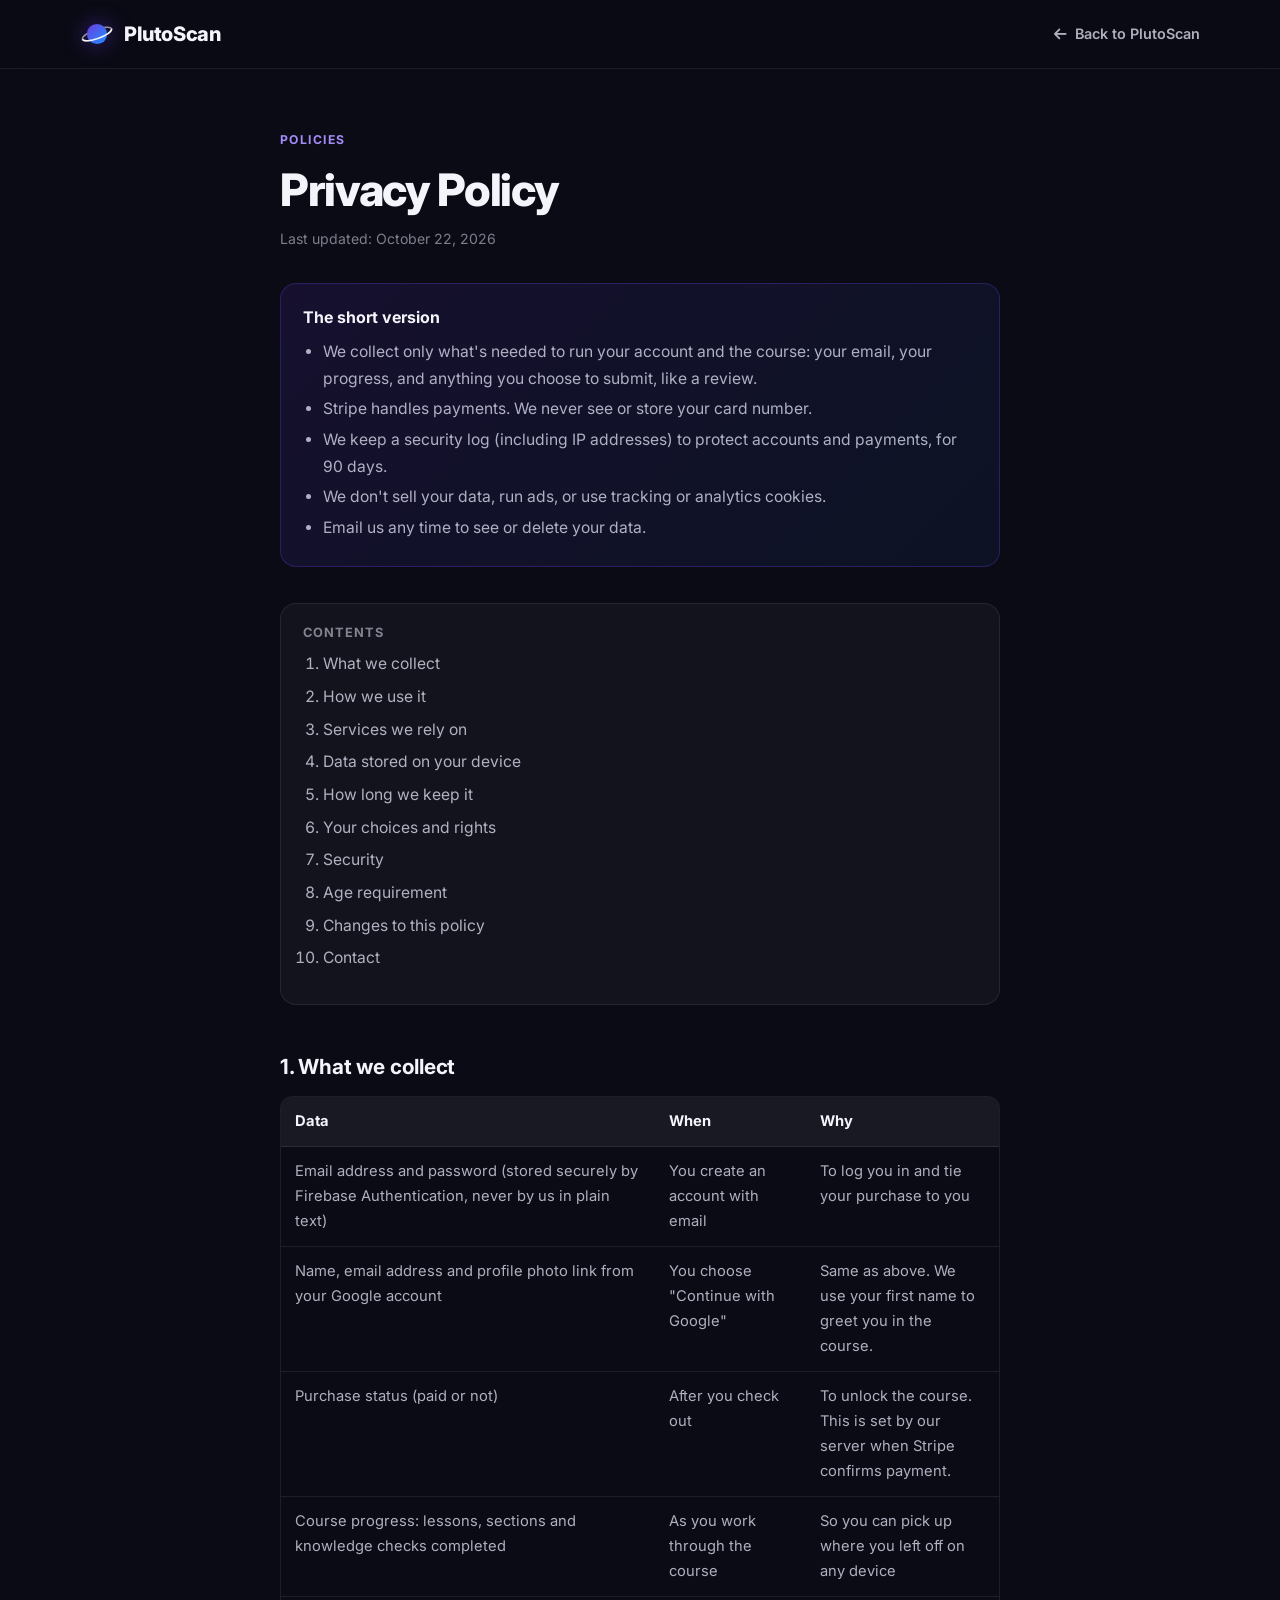
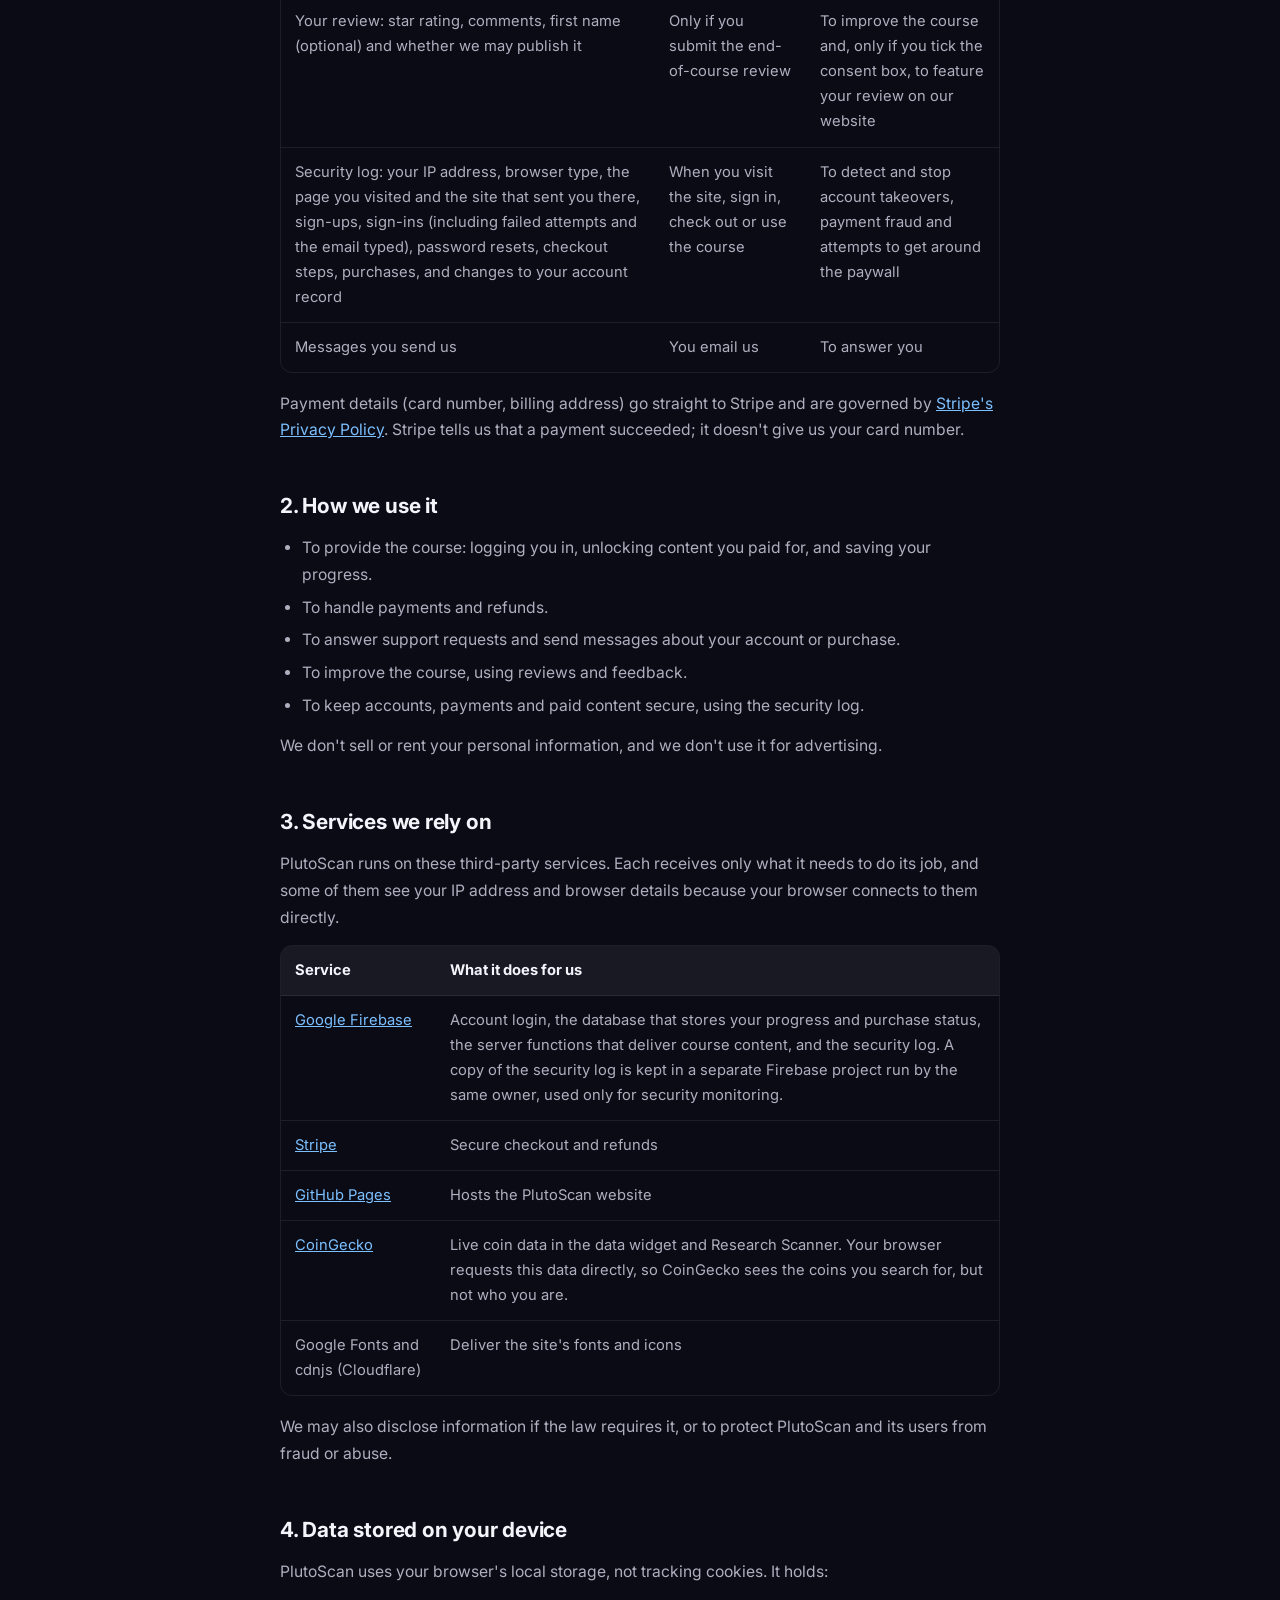
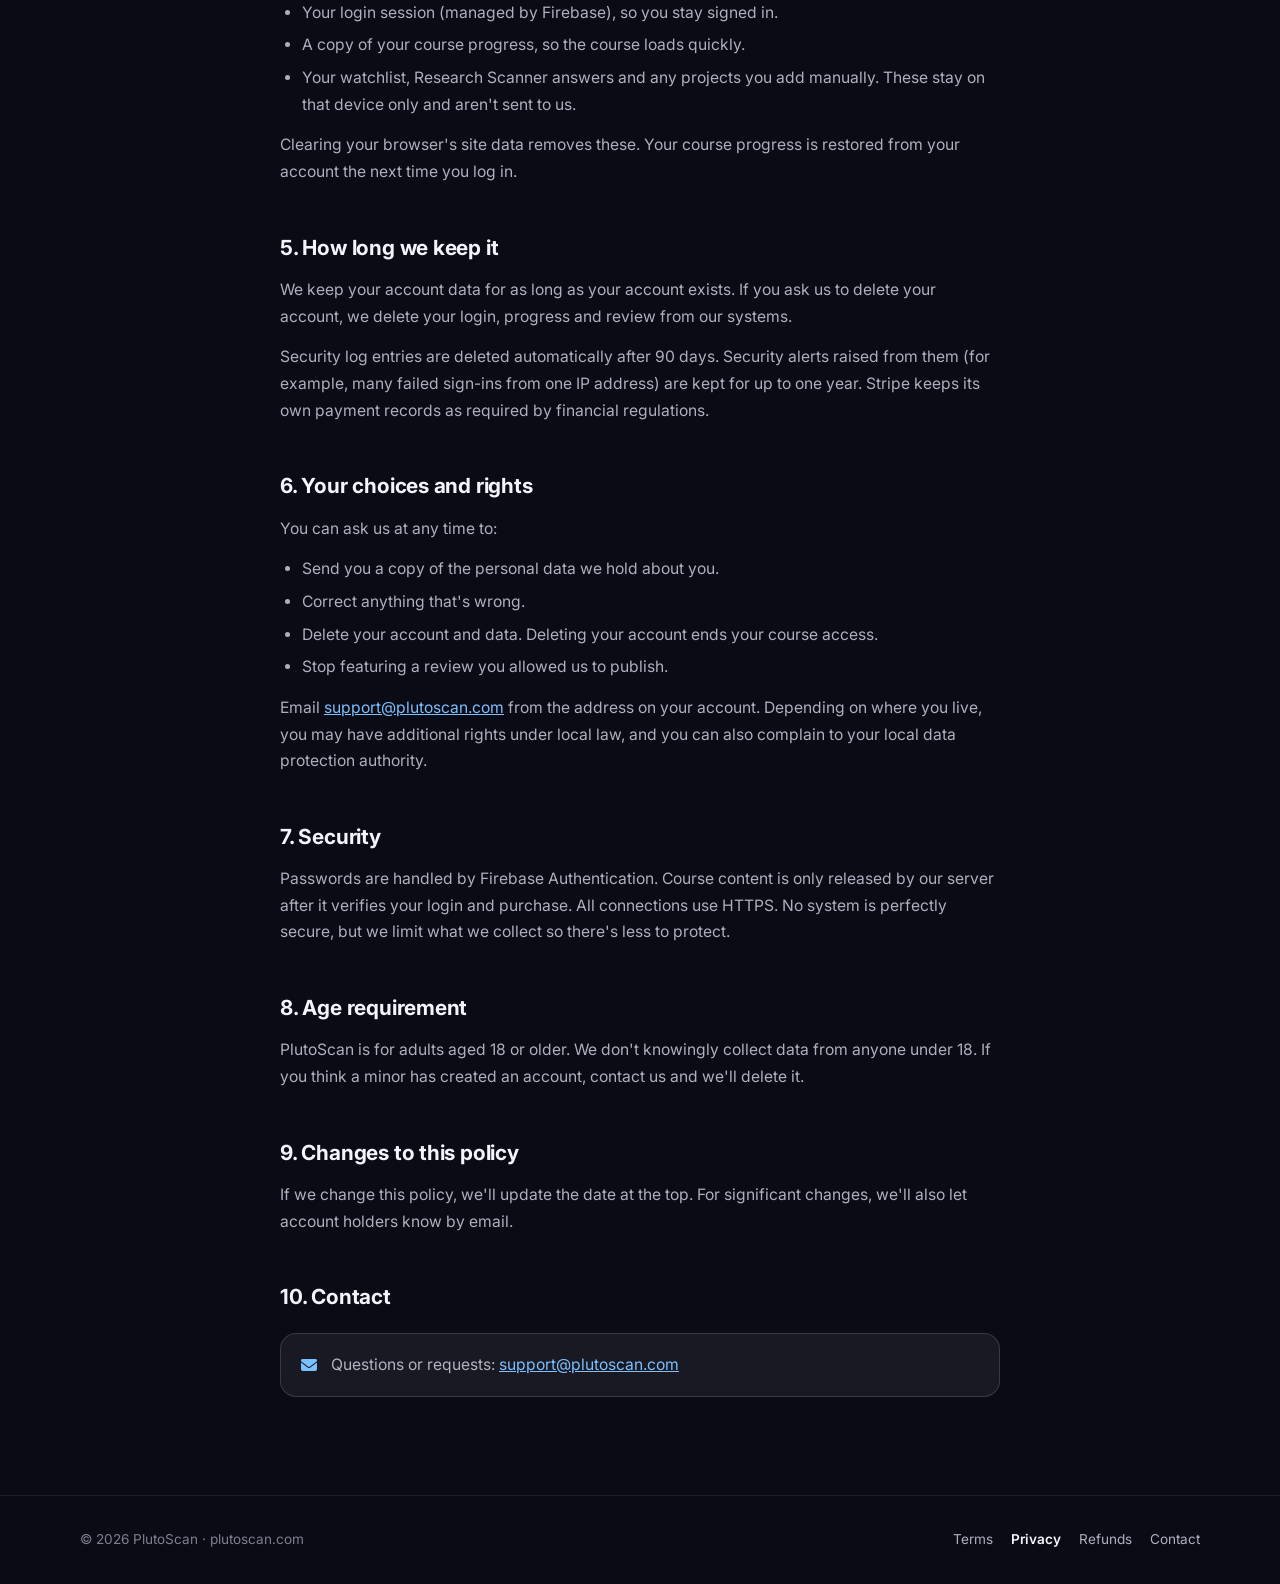
<file: privacy.html>
<!DOCTYPE html>
<html lang="en">
<head>
    <meta charset="UTF-8" />
    <meta name="viewport" content="width=device-width, initial-scale=1.0" />
    <title>Privacy Policy — PlutoScan</title>
    <meta name="description" content="What PlutoScan collects, why, who it's shared with, and how to access or delete your data." />
    <link rel="canonical" href="https://plutoscan.com/privacy.html" />
    <link rel="icon" type="image/x-icon" href="favicon.ico" />
    <link rel="icon" type="image/svg+xml" href="icons/favicon.svg" />
    <link rel="icon" type="image/png" sizes="96x96" href="icons/favicon-96.png" />
    <link rel="apple-touch-icon" href="icons/apple-touch-icon.png" />
    <link rel="manifest" href="manifest.webmanifest" />
    <meta name="theme-color" content="#0b0b16" />
    <link rel="preconnect" href="https://fonts.googleapis.com" />
    <link rel="preconnect" href="https://fonts.gstatic.com" crossorigin />
    <link href="https://fonts.googleapis.com/css2?family=Inter:opsz,wght@14..32,400;14..32,600;14..32,700;14..32,800&display=swap" rel="stylesheet" />
    <link rel="stylesheet" href="https://cdnjs.cloudflare.com/ajax/libs/font-awesome/6.5.0/css/all.min.css" />
    <link rel="stylesheet" href="legal.css" />
</head>
<body>
    <header class="nav">
        <div class="container nav-inner">
            <a href="index.html" class="brand" aria-label="PlutoScan home"><span class="brand-mark" aria-hidden="true"></span>PlutoScan</a>
            <a href="index.html" class="nav-back"><i class="fas fa-arrow-left"></i>&nbsp; Back to PlutoScan</a>
        </div>
    </header>

    <main class="doc">
        <span class="eyebrow">Policies</span>
        <h1>Privacy Policy</h1>
        <p class="updated">Last updated: October 22, 2026</p>

        <div class="summary">
            <strong>The short version</strong>
            <ul>
                <li>We collect only what's needed to run your account and the course: your email, your progress, and anything you choose to submit, like a review.</li>
                <li>Stripe handles payments. We never see or store your card number.</li>
                <li>We keep a security log (including IP addresses) to protect accounts and payments, for 90 days.</li>
                <li>We don't sell your data, run ads, or use tracking or analytics cookies.</li>
                <li>Email us any time to see or delete your data.</li>
            </ul>
        </div>

        <nav class="toc" aria-label="Contents">
            <strong>Contents</strong>
            <ol>
                <li><a href="#collect">What we collect</a></li>
                <li><a href="#use">How we use it</a></li>
                <li><a href="#share">Services we rely on</a></li>
                <li><a href="#device">Data stored on your device</a></li>
                <li><a href="#retention">How long we keep it</a></li>
                <li><a href="#rights">Your choices and rights</a></li>
                <li><a href="#security">Security</a></li>
                <li><a href="#children">Age requirement</a></li>
                <li><a href="#changes">Changes to this policy</a></li>
                <li><a href="#contact">Contact</a></li>
            </ol>
        </nav>

        <h2 id="collect">1. What we collect</h2>
        <div class="table-wrap">
            <table>
                <thead><tr><th>Data</th><th>When</th><th>Why</th></tr></thead>
                <tbody>
                    <tr><td>Email address and password (stored securely by Firebase Authentication, never by us in plain text)</td><td>You create an account with email</td><td>To log you in and tie your purchase to you</td></tr>
                    <tr><td>Name, email address and profile photo link from your Google account</td><td>You choose "Continue with Google"</td><td>Same as above. We use your first name to greet you in the course.</td></tr>
                    <tr><td>Purchase status (paid or not)</td><td>After you check out</td><td>To unlock the course. This is set by our server when Stripe confirms payment.</td></tr>
                    <tr><td>Course progress: lessons, sections and knowledge checks completed</td><td>As you work through the course</td><td>So you can pick up where you left off on any device</td></tr>
                    <tr><td>Your review: star rating, comments, first name (optional) and whether we may publish it</td><td>Only if you submit the end-of-course review</td><td>To improve the course and, only if you tick the consent box, to feature your review on our website</td></tr>
                    <tr><td>Security log: your IP address, browser type, the page you visited and the site that sent you there, sign-ups, sign-ins (including failed attempts and the email typed), password resets, checkout steps, purchases, and changes to your account record</td><td>When you visit the site, sign in, check out or use the course</td><td>To detect and stop account takeovers, payment fraud and attempts to get around the paywall</td></tr>
                    <tr><td>Messages you send us</td><td>You email us</td><td>To answer you</td></tr>
                </tbody>
            </table>
        </div>
        <p>Payment details (card number, billing address) go straight to Stripe and are governed by <a href="https://stripe.com/privacy" target="_blank" rel="noopener">Stripe's Privacy Policy</a>. Stripe tells us that a payment succeeded; it doesn't give us your card number.</p>

        <h2 id="use">2. How we use it</h2>
        <ul>
            <li>To provide the course: logging you in, unlocking content you paid for, and saving your progress.</li>
            <li>To handle payments and refunds.</li>
            <li>To answer support requests and send messages about your account or purchase.</li>
            <li>To improve the course, using reviews and feedback.</li>
            <li>To keep accounts, payments and paid content secure, using the security log.</li>
        </ul>
        <p>We don't sell or rent your personal information, and we don't use it for advertising.</p>

        <h2 id="share">3. Services we rely on</h2>
        <p>PlutoScan runs on these third-party services. Each receives only what it needs to do its job, and some of them see your IP address and browser details because your browser connects to them directly.</p>
        <div class="table-wrap">
            <table>
                <thead><tr><th>Service</th><th>What it does for us</th></tr></thead>
                <tbody>
                    <tr><td><a href="https://firebase.google.com/support/privacy" target="_blank" rel="noopener">Google Firebase</a></td><td>Account login, the database that stores your progress and purchase status, the server functions that deliver course content, and the security log. A copy of the security log is kept in a separate Firebase project run by the same owner, used only for security monitoring.</td></tr>
                    <tr><td><a href="https://stripe.com/privacy" target="_blank" rel="noopener">Stripe</a></td><td>Secure checkout and refunds</td></tr>
                    <tr><td><a href="https://docs.github.com/en/site-policy/privacy-policies/github-general-privacy-statement" target="_blank" rel="noopener">GitHub Pages</a></td><td>Hosts the PlutoScan website</td></tr>
                    <tr><td><a href="https://www.coingecko.com/en/privacy" target="_blank" rel="noopener">CoinGecko</a></td><td>Live coin data in the data widget and Research Scanner. Your browser requests this data directly, so CoinGecko sees the coins you search for, but not who you are.</td></tr>
                    <tr><td>Google Fonts and cdnjs (Cloudflare)</td><td>Deliver the site's fonts and icons</td></tr>
                </tbody>
            </table>
        </div>
        <p>We may also disclose information if the law requires it, or to protect PlutoScan and its users from fraud or abuse.</p>

        <h2 id="device">4. Data stored on your device</h2>
        <p>PlutoScan uses your browser's local storage, not tracking cookies. It holds:</p>
        <ul>
            <li>Your login session (managed by Firebase), so you stay signed in.</li>
            <li>A copy of your course progress, so the course loads quickly.</li>
            <li>Your watchlist, Research Scanner answers and any projects you add manually. These stay on that device only and aren't sent to us.</li>
        </ul>
        <p>Clearing your browser's site data removes these. Your course progress is restored from your account the next time you log in.</p>

        <h2 id="retention">5. How long we keep it</h2>
        <p>We keep your account data for as long as your account exists. If you ask us to delete your account, we delete your login, progress and review from our systems.</p>
        <p>Security log entries are deleted automatically after 90 days. Security alerts raised from them (for example, many failed sign-ins from one IP address) are kept for up to one year. Stripe keeps its own payment records as required by financial regulations.</p>

        <h2 id="rights">6. Your choices and rights</h2>
        <p>You can ask us at any time to:</p>
        <ul>
            <li>Send you a copy of the personal data we hold about you.</li>
            <li>Correct anything that's wrong.</li>
            <li>Delete your account and data. Deleting your account ends your course access.</li>
            <li>Stop featuring a review you allowed us to publish.</li>
        </ul>
        <p>Email <a href="mailto:support@plutoscan.com?subject=Privacy%20request">support@plutoscan.com</a> from the address on your account. Depending on where you live, you may have additional rights under local law, and you can also complain to your local data protection authority.</p>

        <h2 id="security">7. Security</h2>
        <p>Passwords are handled by Firebase Authentication. Course content is only released by our server after it verifies your login and purchase. All connections use HTTPS. No system is perfectly secure, but we limit what we collect so there's less to protect.</p>

        <h2 id="children">8. Age requirement</h2>
        <p>PlutoScan is for adults aged 18 or older. We don't knowingly collect data from anyone under 18. If you think a minor has created an account, contact us and we'll delete it.</p>

        <h2 id="changes">9. Changes to this policy</h2>
        <p>If we change this policy, we'll update the date at the top. For significant changes, we'll also let account holders know by email.</p>

        <h2 id="contact">10. Contact</h2>
        <div class="contact-card">
            <i class="fas fa-envelope"></i>
            <p>Questions or requests: <a href="mailto:support@plutoscan.com">support@plutoscan.com</a></p>
        </div>
    </main>

    <footer>
        <div class="container foot">
            <span>© <span id="year">2026</span> PlutoScan · plutoscan.com</span>
            <nav class="foot-links" aria-label="Policies">
                <a href="terms.html">Terms</a>
                <a href="privacy.html" aria-current="page">Privacy</a>
                <a href="refunds.html">Refunds</a>
                <a href="mailto:support@plutoscan.com">Contact</a>
            </nav>
        </div>
    </footer>
    <script>document.getElementById('year').textContent = new Date().getFullYear();</script>
</body>
</html>
</file>
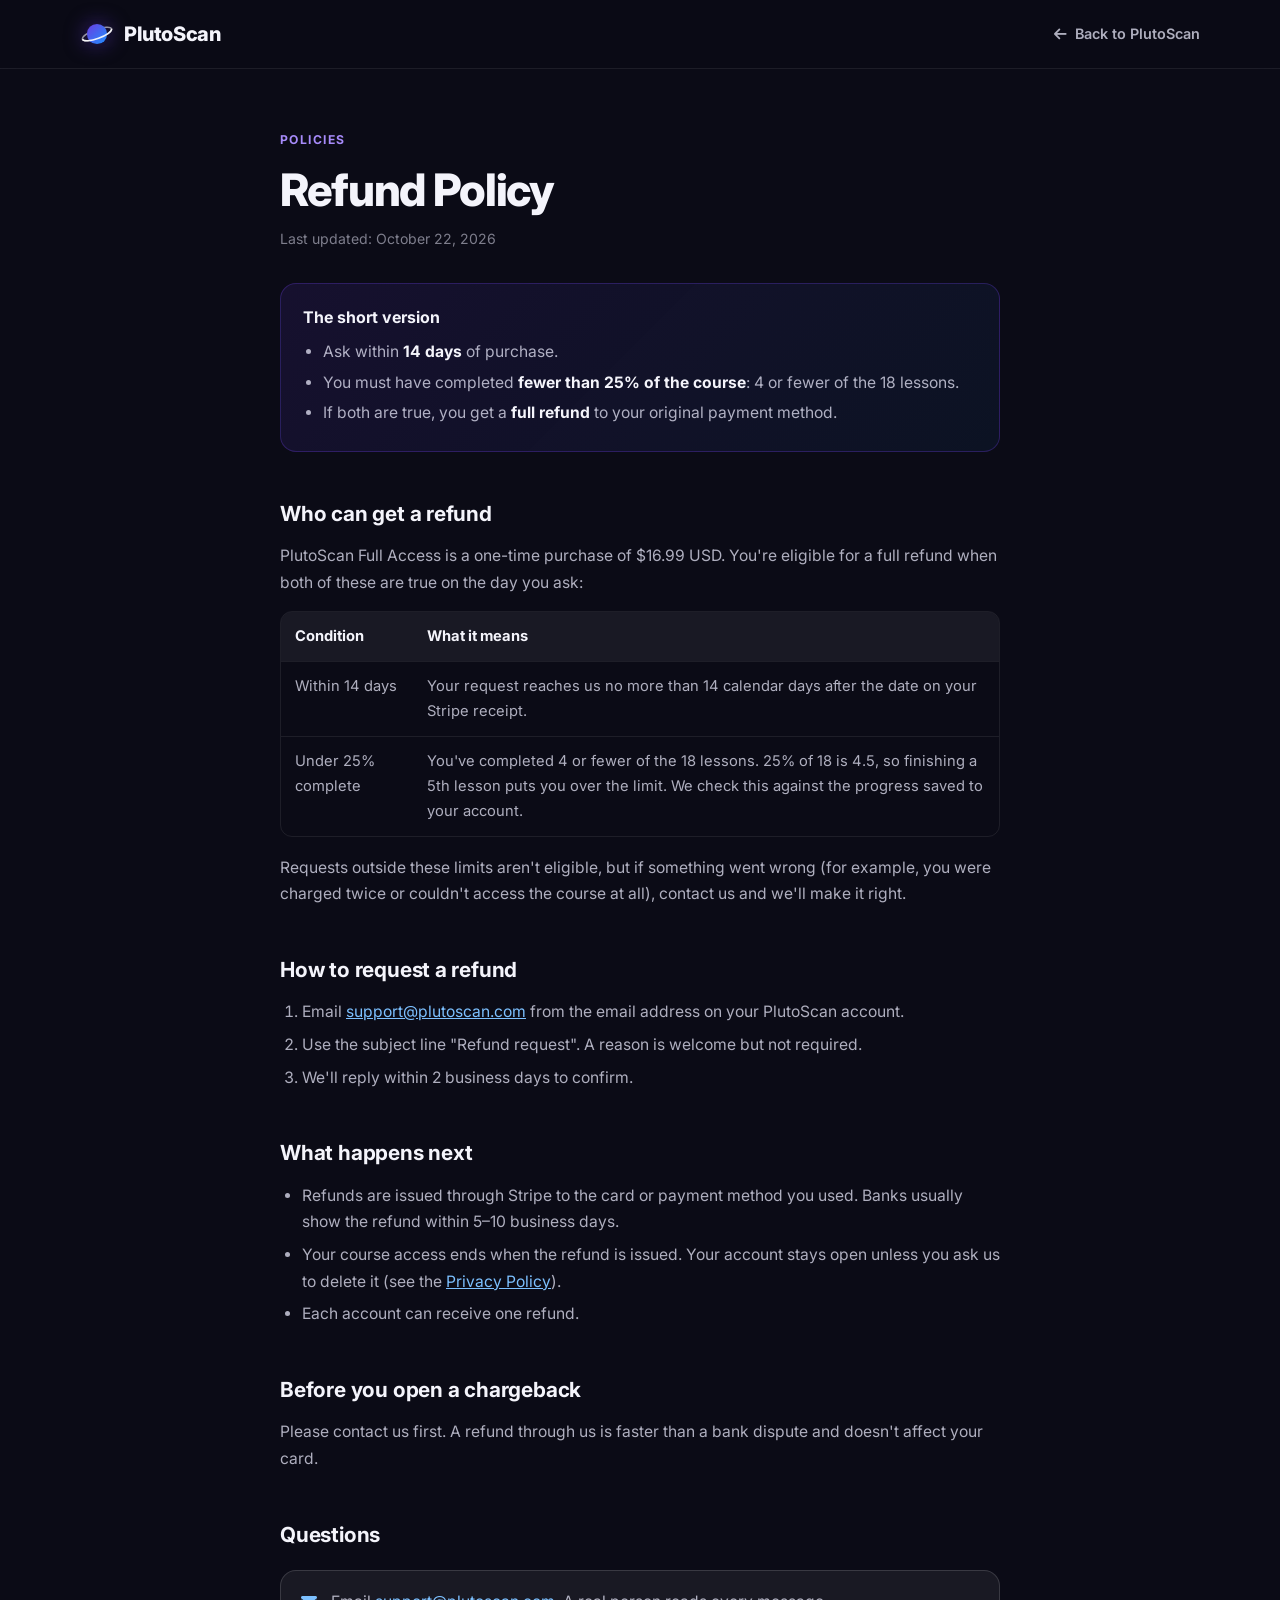
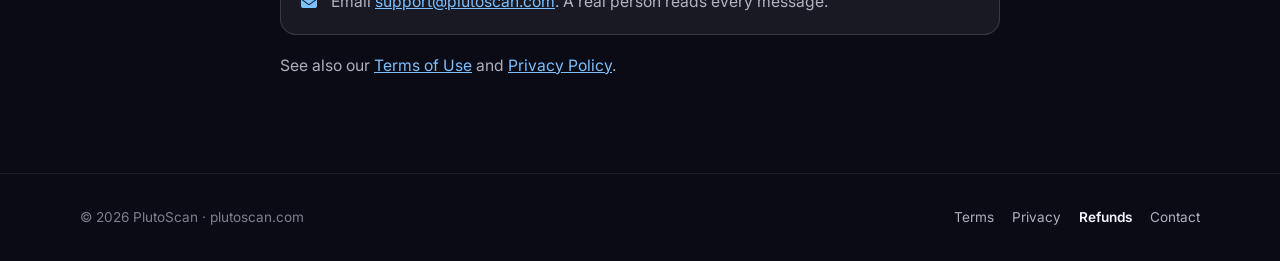
<file: refunds.html>
<!DOCTYPE html>
<html lang="en">
<head>
    <meta charset="UTF-8" />
    <meta name="viewport" content="width=device-width, initial-scale=1.0" />
    <title>Refund Policy — PlutoScan</title>
    <meta name="description" content="PlutoScan's refund policy: a full refund within 14 days of purchase if you've completed fewer than 25% of the lessons." />
    <link rel="canonical" href="https://plutoscan.com/refunds.html" />
    <link rel="icon" type="image/x-icon" href="favicon.ico" />
    <link rel="icon" type="image/svg+xml" href="icons/favicon.svg" />
    <link rel="icon" type="image/png" sizes="96x96" href="icons/favicon-96.png" />
    <link rel="apple-touch-icon" href="icons/apple-touch-icon.png" />
    <link rel="manifest" href="manifest.webmanifest" />
    <meta name="theme-color" content="#0b0b16" />
    <link rel="preconnect" href="https://fonts.googleapis.com" />
    <link rel="preconnect" href="https://fonts.gstatic.com" crossorigin />
    <link href="https://fonts.googleapis.com/css2?family=Inter:opsz,wght@14..32,400;14..32,600;14..32,700;14..32,800&display=swap" rel="stylesheet" />
    <link rel="stylesheet" href="https://cdnjs.cloudflare.com/ajax/libs/font-awesome/6.5.0/css/all.min.css" />
    <link rel="stylesheet" href="legal.css" />
</head>
<body>
    <header class="nav">
        <div class="container nav-inner">
            <a href="index.html" class="brand" aria-label="PlutoScan home"><span class="brand-mark" aria-hidden="true"></span>PlutoScan</a>
            <a href="index.html" class="nav-back"><i class="fas fa-arrow-left"></i>&nbsp; Back to PlutoScan</a>
        </div>
    </header>

    <main class="doc">
        <span class="eyebrow">Policies</span>
        <h1>Refund Policy</h1>
        <p class="updated">Last updated: October 22, 2026</p>

        <div class="summary">
            <strong>The short version</strong>
            <ul>
                <li>Ask within <strong>14 days</strong> of purchase.</li>
                <li>You must have completed <strong>fewer than 25% of the course</strong>: 4 or fewer of the 18 lessons.</li>
                <li>If both are true, you get a <strong>full refund</strong> to your original payment method.</li>
            </ul>
        </div>

        <h2 id="eligibility">Who can get a refund</h2>
        <p>PlutoScan Full Access is a one-time purchase of $16.99 USD. You're eligible for a full refund when both of these are true on the day you ask:</p>
        <div class="table-wrap">
            <table>
                <thead><tr><th>Condition</th><th>What it means</th></tr></thead>
                <tbody>
                    <tr><td>Within 14 days</td><td>Your request reaches us no more than 14 calendar days after the date on your Stripe receipt.</td></tr>
                    <tr><td>Under 25% complete</td><td>You've completed 4 or fewer of the 18 lessons. 25% of 18 is 4.5, so finishing a 5th lesson puts you over the limit. We check this against the progress saved to your account.</td></tr>
                </tbody>
            </table>
        </div>
        <p>Requests outside these limits aren't eligible, but if something went wrong (for example, you were charged twice or couldn't access the course at all), contact us and we'll make it right.</p>

        <h2 id="how">How to request a refund</h2>
        <ol>
            <li>Email <a href="mailto:support@plutoscan.com?subject=Refund%20request">support@plutoscan.com</a> from the email address on your PlutoScan account.</li>
            <li>Use the subject line "Refund request". A reason is welcome but not required.</li>
            <li>We'll reply within 2 business days to confirm.</li>
        </ol>

        <h2 id="after">What happens next</h2>
        <ul>
            <li>Refunds are issued through Stripe to the card or payment method you used. Banks usually show the refund within 5–10 business days.</li>
            <li>Your course access ends when the refund is issued. Your account stays open unless you ask us to delete it (see the <a href="privacy.html#rights">Privacy Policy</a>).</li>
            <li>Each account can receive one refund.</li>
        </ul>

        <h2 id="chargebacks">Before you open a chargeback</h2>
        <p>Please contact us first. A refund through us is faster than a bank dispute and doesn't affect your card.</p>

        <h2 id="contact">Questions</h2>
        <div class="contact-card">
            <i class="fas fa-envelope"></i>
            <p>Email <a href="mailto:support@plutoscan.com">support@plutoscan.com</a>. A real person reads every message.</p>
        </div>
        <p>See also our <a href="terms.html">Terms of Use</a> and <a href="privacy.html">Privacy Policy</a>.</p>
    </main>

    <footer>
        <div class="container foot">
            <span>© <span id="year">2026</span> PlutoScan · plutoscan.com</span>
            <nav class="foot-links" aria-label="Policies">
                <a href="terms.html">Terms</a>
                <a href="privacy.html">Privacy</a>
                <a href="refunds.html" aria-current="page">Refunds</a>
                <a href="mailto:support@plutoscan.com">Contact</a>
            </nav>
        </div>
    </footer>
    <script>document.getElementById('year').textContent = new Date().getFullYear();</script>
</body>
</html>
</file>
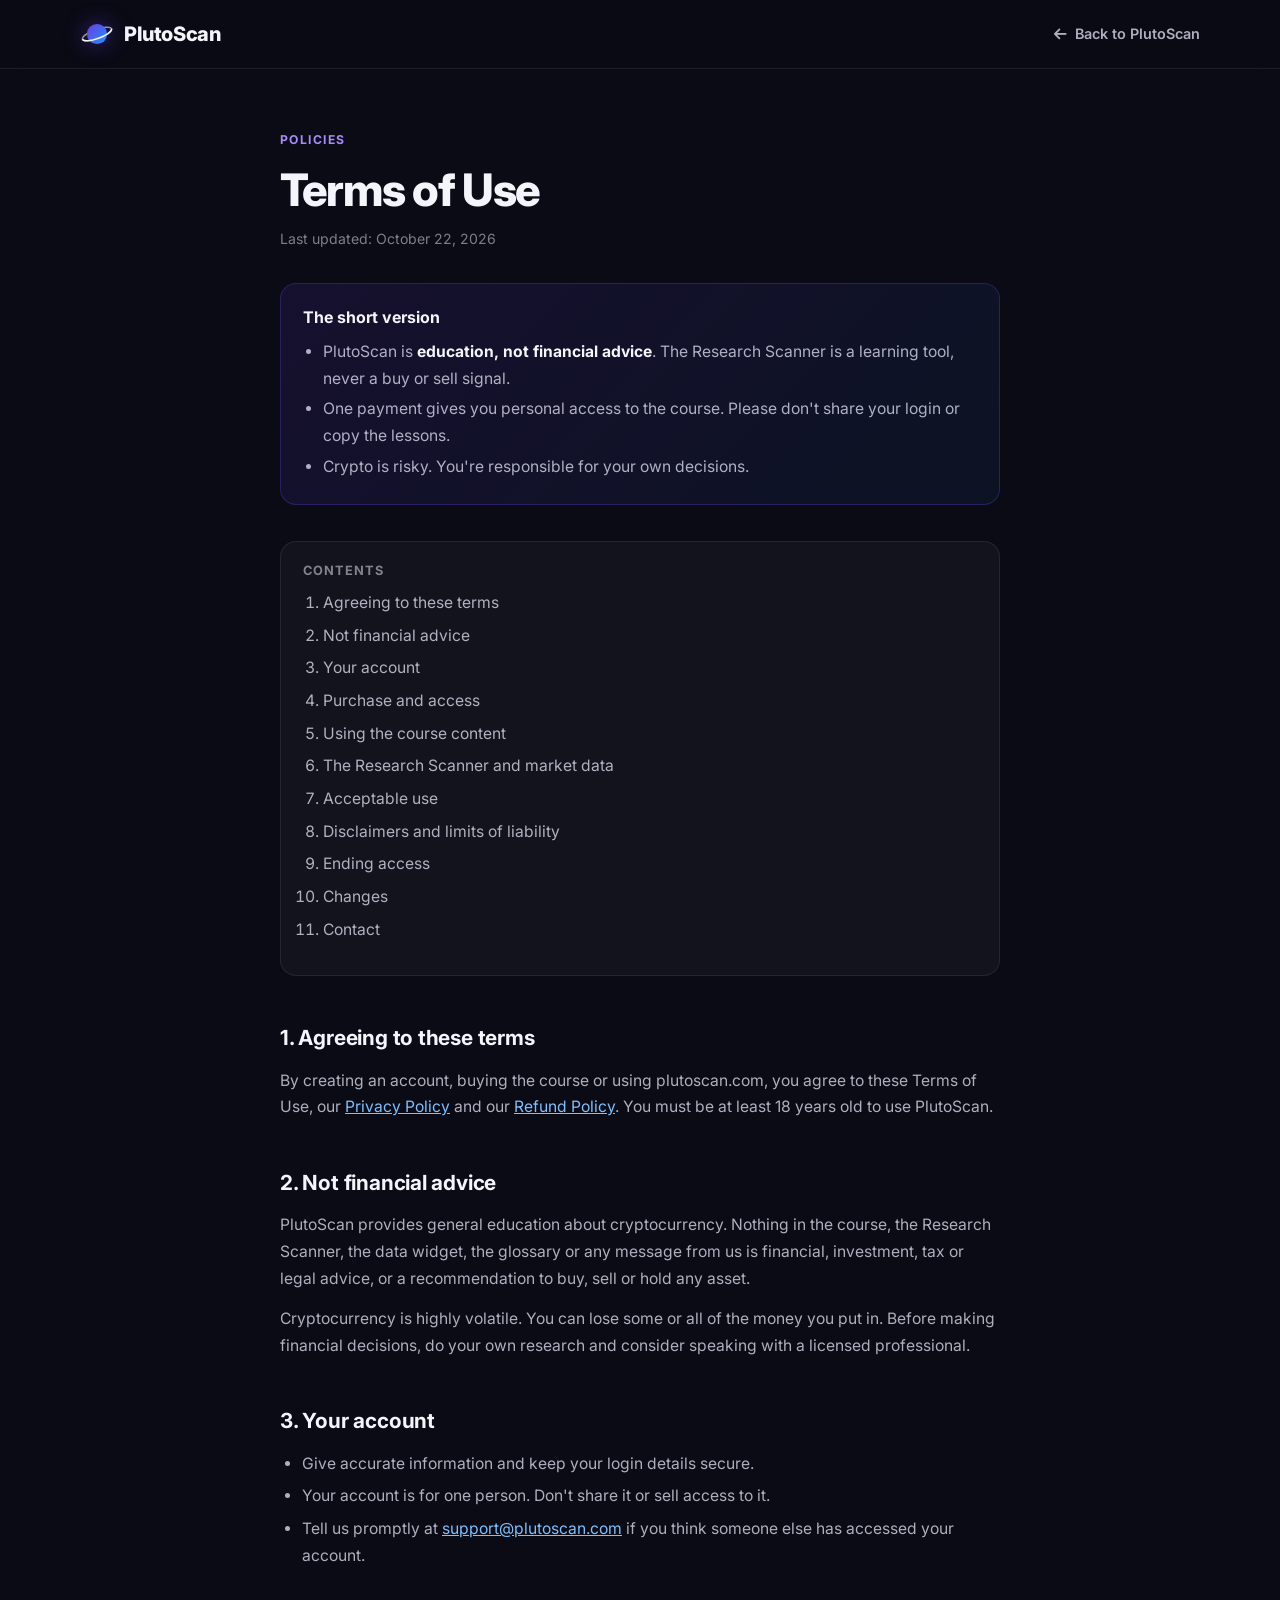
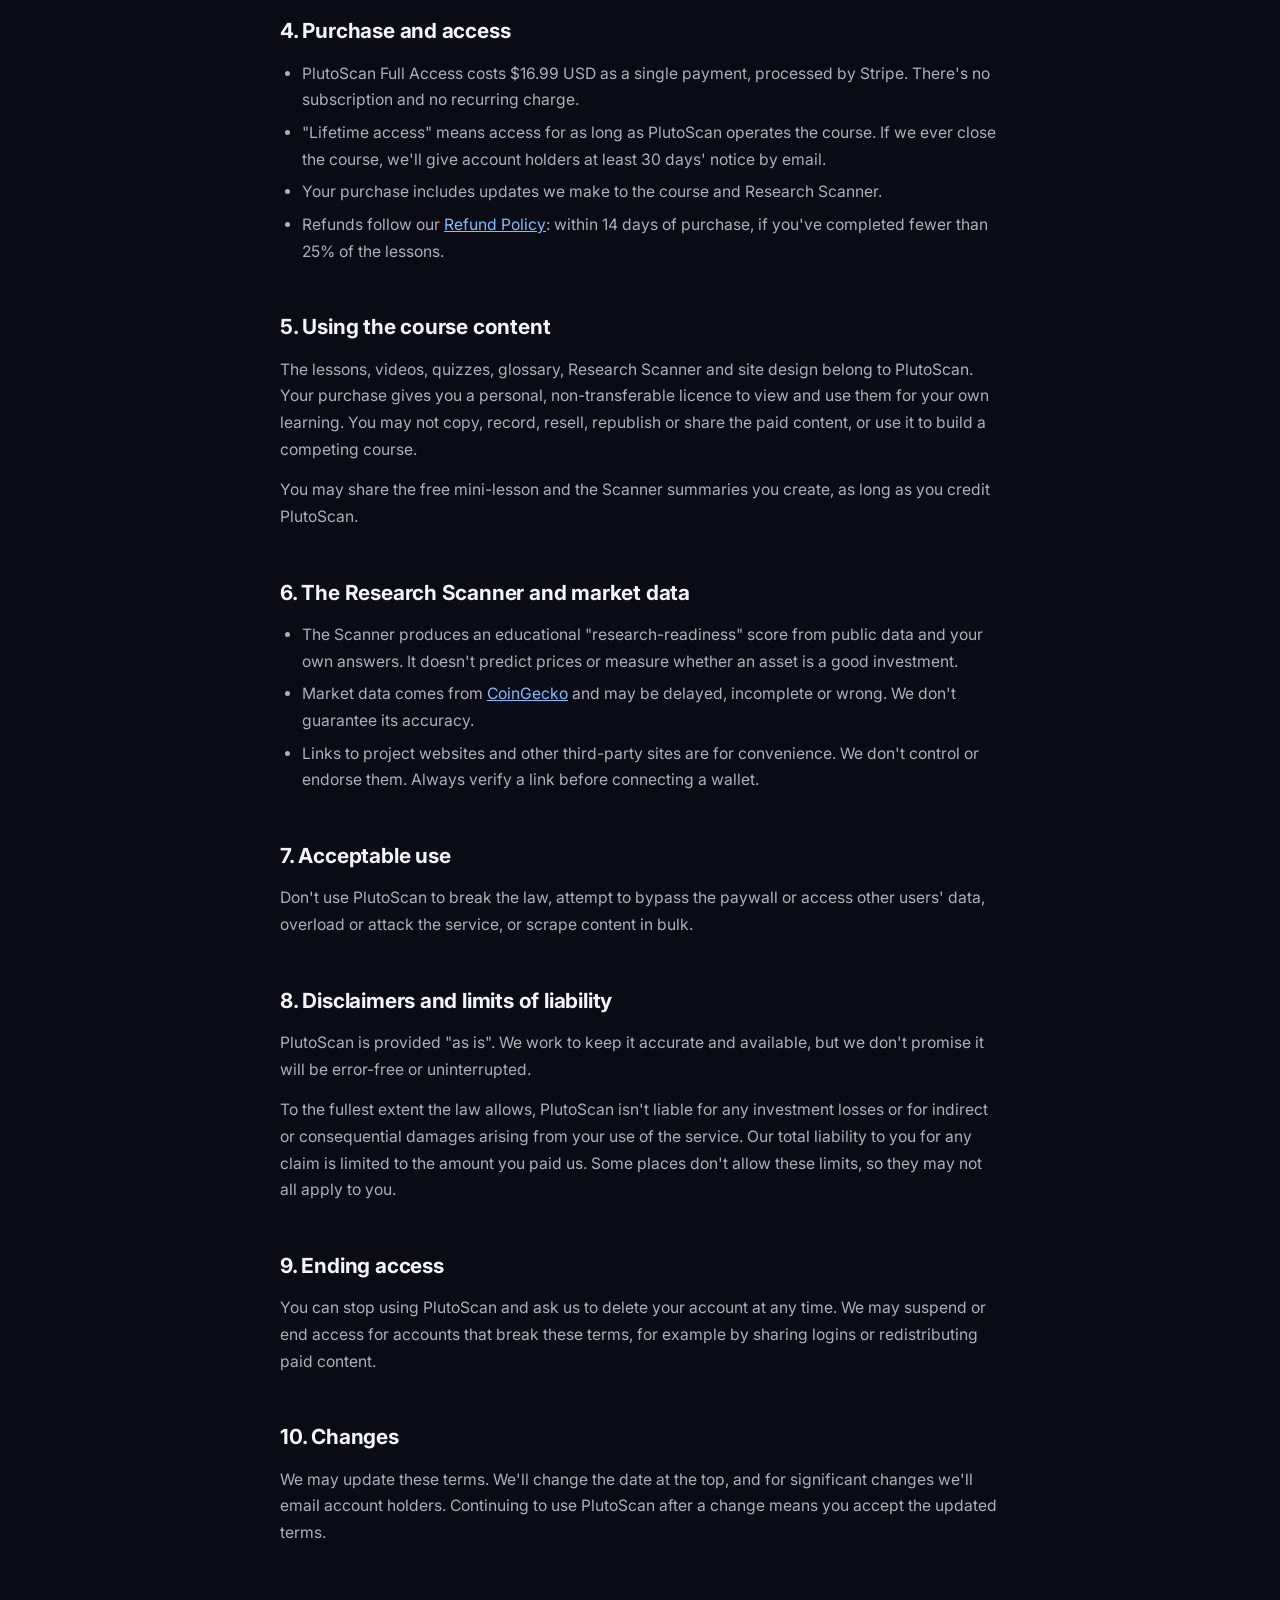
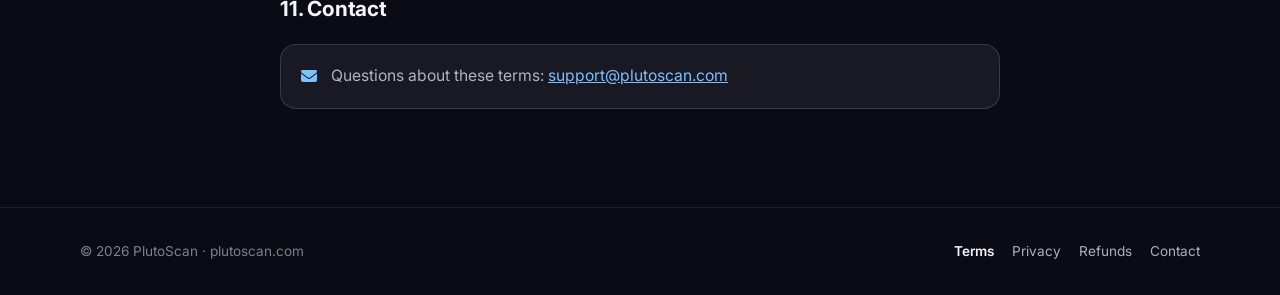
<file: terms.html>
<!DOCTYPE html>
<html lang="en">
<head>
    <meta charset="UTF-8" />
    <meta name="viewport" content="width=device-width, initial-scale=1.0" />
    <title>Terms of Use — PlutoScan</title>
    <meta name="description" content="The terms for using PlutoScan's crypto education course and Research Scanner." />
    <link rel="canonical" href="https://plutoscan.com/terms.html" />
    <link rel="icon" type="image/x-icon" href="favicon.ico" />
    <link rel="icon" type="image/svg+xml" href="icons/favicon.svg" />
    <link rel="icon" type="image/png" sizes="96x96" href="icons/favicon-96.png" />
    <link rel="apple-touch-icon" href="icons/apple-touch-icon.png" />
    <link rel="manifest" href="manifest.webmanifest" />
    <meta name="theme-color" content="#0b0b16" />
    <link rel="preconnect" href="https://fonts.googleapis.com" />
    <link rel="preconnect" href="https://fonts.gstatic.com" crossorigin />
    <link href="https://fonts.googleapis.com/css2?family=Inter:opsz,wght@14..32,400;14..32,600;14..32,700;14..32,800&display=swap" rel="stylesheet" />
    <link rel="stylesheet" href="https://cdnjs.cloudflare.com/ajax/libs/font-awesome/6.5.0/css/all.min.css" />
    <link rel="stylesheet" href="legal.css" />
</head>
<body>
    <header class="nav">
        <div class="container nav-inner">
            <a href="index.html" class="brand" aria-label="PlutoScan home"><span class="brand-mark" aria-hidden="true"></span>PlutoScan</a>
            <a href="index.html" class="nav-back"><i class="fas fa-arrow-left"></i>&nbsp; Back to PlutoScan</a>
        </div>
    </header>

    <main class="doc">
        <span class="eyebrow">Policies</span>
        <h1>Terms of Use</h1>
        <p class="updated">Last updated: October 22, 2026</p>

        <div class="summary">
            <strong>The short version</strong>
            <ul>
                <li>PlutoScan is <strong>education, not financial advice</strong>. The Research Scanner is a learning tool, never a buy or sell signal.</li>
                <li>One payment gives you personal access to the course. Please don't share your login or copy the lessons.</li>
                <li>Crypto is risky. You're responsible for your own decisions.</li>
            </ul>
        </div>

        <nav class="toc" aria-label="Contents">
            <strong>Contents</strong>
            <ol>
                <li><a href="#agreement">Agreeing to these terms</a></li>
                <li><a href="#advice">Not financial advice</a></li>
                <li><a href="#account">Your account</a></li>
                <li><a href="#purchase">Purchase and access</a></li>
                <li><a href="#license">Using the course content</a></li>
                <li><a href="#scanner">The Research Scanner and market data</a></li>
                <li><a href="#conduct">Acceptable use</a></li>
                <li><a href="#liability">Disclaimers and limits of liability</a></li>
                <li><a href="#ending">Ending access</a></li>
                <li><a href="#changes">Changes</a></li>
                <li><a href="#contact">Contact</a></li>
            </ol>
        </nav>

        <h2 id="agreement">1. Agreeing to these terms</h2>
        <p>By creating an account, buying the course or using plutoscan.com, you agree to these Terms of Use, our <a href="privacy.html">Privacy Policy</a> and our <a href="refunds.html">Refund Policy</a>. You must be at least 18 years old to use PlutoScan.</p>

        <h2 id="advice">2. Not financial advice</h2>
        <p>PlutoScan provides general education about cryptocurrency. Nothing in the course, the Research Scanner, the data widget, the glossary or any message from us is financial, investment, tax or legal advice, or a recommendation to buy, sell or hold any asset.</p>
        <p>Cryptocurrency is highly volatile. You can lose some or all of the money you put in. Before making financial decisions, do your own research and consider speaking with a licensed professional.</p>

        <h2 id="account">3. Your account</h2>
        <ul>
            <li>Give accurate information and keep your login details secure.</li>
            <li>Your account is for one person. Don't share it or sell access to it.</li>
            <li>Tell us promptly at <a href="mailto:support@plutoscan.com">support@plutoscan.com</a> if you think someone else has accessed your account.</li>
        </ul>

        <h2 id="purchase">4. Purchase and access</h2>
        <ul>
            <li>PlutoScan Full Access costs $16.99 USD as a single payment, processed by Stripe. There's no subscription and no recurring charge.</li>
            <li>"Lifetime access" means access for as long as PlutoScan operates the course. If we ever close the course, we'll give account holders at least 30 days' notice by email.</li>
            <li>Your purchase includes updates we make to the course and Research Scanner.</li>
            <li>Refunds follow our <a href="refunds.html">Refund Policy</a>: within 14 days of purchase, if you've completed fewer than 25% of the lessons.</li>
        </ul>

        <h2 id="license">5. Using the course content</h2>
        <p>The lessons, videos, quizzes, glossary, Research Scanner and site design belong to PlutoScan. Your purchase gives you a personal, non-transferable licence to view and use them for your own learning. You may not copy, record, resell, republish or share the paid content, or use it to build a competing course.</p>
        <p>You may share the free mini-lesson and the Scanner summaries you create, as long as you credit PlutoScan.</p>

        <h2 id="scanner">6. The Research Scanner and market data</h2>
        <ul>
            <li>The Scanner produces an educational "research-readiness" score from public data and your own answers. It doesn't predict prices or measure whether an asset is a good investment.</li>
            <li>Market data comes from <a href="https://www.coingecko.com" target="_blank" rel="noopener">CoinGecko</a> and may be delayed, incomplete or wrong. We don't guarantee its accuracy.</li>
            <li>Links to project websites and other third-party sites are for convenience. We don't control or endorse them. Always verify a link before connecting a wallet.</li>
        </ul>

        <h2 id="conduct">7. Acceptable use</h2>
        <p>Don't use PlutoScan to break the law, attempt to bypass the paywall or access other users' data, overload or attack the service, or scrape content in bulk.</p>

        <h2 id="liability">8. Disclaimers and limits of liability</h2>
        <p>PlutoScan is provided "as is". We work to keep it accurate and available, but we don't promise it will be error-free or uninterrupted.</p>
        <p>To the fullest extent the law allows, PlutoScan isn't liable for any investment losses or for indirect or consequential damages arising from your use of the service. Our total liability to you for any claim is limited to the amount you paid us. Some places don't allow these limits, so they may not all apply to you.</p>

        <h2 id="ending">9. Ending access</h2>
        <p>You can stop using PlutoScan and ask us to delete your account at any time. We may suspend or end access for accounts that break these terms, for example by sharing logins or redistributing paid content.</p>

        <h2 id="changes">10. Changes</h2>
        <p>We may update these terms. We'll change the date at the top, and for significant changes we'll email account holders. Continuing to use PlutoScan after a change means you accept the updated terms.</p>

        <h2 id="contact">11. Contact</h2>
        <div class="contact-card">
            <i class="fas fa-envelope"></i>
            <p>Questions about these terms: <a href="mailto:support@plutoscan.com">support@plutoscan.com</a></p>
        </div>
    </main>

    <footer>
        <div class="container foot">
            <span>© <span id="year">2026</span> PlutoScan · plutoscan.com</span>
            <nav class="foot-links" aria-label="Policies">
                <a href="terms.html" aria-current="page">Terms</a>
                <a href="privacy.html">Privacy</a>
                <a href="refunds.html">Refunds</a>
                <a href="mailto:support@plutoscan.com">Contact</a>
            </nav>
        </div>
    </footer>
    <script>document.getElementById('year').textContent = new Date().getFullYear();</script>
</body>
</html>
</file>
<file: legal.css>
/* ============================================================
   PlutoScan — shared styles for the policy pages
   (privacy.html, terms.html, refunds.html, 404.html)
   Tokens match index.html and plutoscan-modules.html.
   ============================================================ */
:root {
    --purple: #6C3CE1;
    --purple-light: #a78bfa;
    --blue: #1E90FF;
    --blue-light: #7cc0ff;
    --green: #34d399;
    --amber: #fbbf24;
    --bg: #0b0b16;
    --bg-2: #10101f;
    --surface: rgba(255, 255, 255, 0.035);
    --surface-2: rgba(255, 255, 255, 0.06);
    --border: rgba(255, 255, 255, 0.08);
    --border-strong: rgba(255, 255, 255, 0.14);
    --text: #f4f4fb;
    --text-2: rgba(232, 232, 250, 0.74);
    --text-3: rgba(232, 232, 250, 0.52);
    --grad: linear-gradient(135deg, var(--purple), var(--blue));
    --radius: 16px;
    --ease: cubic-bezier(0.4, 0, 0.2, 1);
    --font: 'Inter', system-ui, -apple-system, Segoe UI, sans-serif;
}

*, *::before, *::after { box-sizing: border-box; margin: 0; padding: 0; }
html { scroll-behavior: smooth; scroll-padding-top: 80px; }
body { font-family: var(--font); background: var(--bg); color: var(--text); line-height: 1.7; -webkit-font-smoothing: antialiased; }
a { color: var(--blue-light); }
a:hover { color: #fff; }
:focus-visible { outline: 2px solid var(--purple-light); outline-offset: 3px; border-radius: 6px; }
::selection { background: rgba(108, 60, 225, 0.45); }
.container { width: 100%; max-width: 1160px; margin: 0 auto; padding: 0 20px; }
.text-gradient { background: var(--grad); -webkit-background-clip: text; background-clip: text; -webkit-text-fill-color: transparent; }

/* ===== NAV ===== */
.nav { position: sticky; top: 0; z-index: 10; background: rgba(11, 11, 22, 0.9); backdrop-filter: blur(14px); -webkit-backdrop-filter: blur(14px); border-bottom: 1px solid var(--border); }
.nav-inner { display: flex; align-items: center; justify-content: space-between; height: 68px; gap: 16px; }
.brand { display: flex; align-items: center; gap: 10px; font-weight: 800; font-size: 1.25rem; letter-spacing: -0.02em; color: var(--text); text-decoration: none; }
.brand:hover { color: var(--text); }
.brand-mark { width: 34px; height: 34px; flex-shrink: 0; background: url(icons/logo.svg) center / contain no-repeat; filter: drop-shadow(0 0 10px rgba(108, 60, 225, 0.55)); }
.nav-back { font-size: .9rem; font-weight: 600; color: var(--text-2); text-decoration: none; }
.nav-back:hover { color: var(--text); }

/* ===== DOCUMENT ===== */
.doc { max-width: 760px; margin: 0 auto; padding: 56px 20px 80px; }
.doc .eyebrow { display: inline-block; font-size: .76rem; font-weight: 700; letter-spacing: .12em; text-transform: uppercase; color: var(--purple-light); margin-bottom: 14px; }
.doc h1 { font-size: clamp(2rem, 4.6vw, 2.8rem); line-height: 1.12; font-weight: 800; letter-spacing: -0.03em; margin-bottom: 12px; }
.doc .updated { font-size: .88rem; color: var(--text-3); margin-bottom: 32px; }
.doc .summary { background: linear-gradient(135deg, rgba(108, 60, 225, 0.12), rgba(30, 144, 255, 0.06)); border: 1px solid rgba(108, 60, 225, 0.3); border-radius: var(--radius); padding: 20px 22px; margin-bottom: 36px; color: var(--text-2); }
.doc .summary strong { color: var(--text); }
.doc .summary ul { margin: 8px 0 0 20px; }
.doc .summary li { margin: 4px 0; }
.doc .toc { border: 1px solid var(--border); background: var(--surface); border-radius: var(--radius); padding: 18px 22px; margin-bottom: 40px; }
.doc .toc strong { display: block; font-size: .8rem; letter-spacing: .08em; text-transform: uppercase; color: var(--text-3); margin-bottom: 8px; }
.doc .toc ol { margin-left: 20px; color: var(--text-2); font-size: .94rem; }
.doc .toc a { color: var(--text-2); text-decoration: none; }
.doc .toc a:hover { color: var(--text); text-decoration: underline; }
.doc h2 { font-size: 1.3rem; font-weight: 700; letter-spacing: -0.01em; margin: 40px 0 12px; padding-top: 4px; }
.doc h3 { font-size: 1.02rem; font-weight: 700; margin: 22px 0 8px; }
.doc p, .doc li { color: var(--text-2); font-size: .98rem; }
.doc p { margin-bottom: 14px; }
.doc ul, .doc ol { margin: 0 0 14px 22px; }
.doc li { margin: 6px 0; }
.doc strong { color: var(--text); }
.doc .table-wrap { overflow-x: auto; margin: 6px 0 18px; border: 1px solid var(--border); border-radius: 12px; }
.doc table { width: 100%; border-collapse: collapse; font-size: .92rem; }
.doc th, .doc td { text-align: left; vertical-align: top; padding: 12px 14px; border-bottom: 1px solid var(--border); color: var(--text-2); }
.doc th { color: var(--text); font-weight: 700; background: var(--surface-2); }
.doc tr:last-child td { border-bottom: none; }
.doc .contact-card { display: flex; gap: 14px; align-items: flex-start; border: 1px solid var(--border-strong); background: var(--surface-2); border-radius: var(--radius); padding: 18px 20px; margin: 18px 0; }
.doc .contact-card i { color: var(--blue-light); margin-top: 5px; }
.doc .contact-card p { margin: 0; }

/* ===== FOOTER ===== */
footer { border-top: 1px solid var(--border); padding: 32px 0; }
.foot { display: flex; flex-wrap: wrap; justify-content: space-between; gap: 16px; align-items: center; font-size: .85rem; color: var(--text-3); }
.foot-links { display: flex; flex-wrap: wrap; gap: 18px; }
.foot-links a { color: var(--text-2); text-decoration: none; }
.foot-links a:hover { color: var(--text); text-decoration: underline; }
.foot-links a[aria-current="page"] { color: var(--text); font-weight: 600; }

/* ===== 404 ===== */
.lost { min-height: calc(100vh - 68px - 90px); display: grid; place-items: center; text-align: center; padding: 60px 20px; }
.lost .code { font-size: clamp(4rem, 14vw, 7rem); font-weight: 800; letter-spacing: -0.05em; line-height: 1; }
.lost h1 { font-size: 1.6rem; margin: 12px 0 10px; }
.lost p { color: var(--text-2); max-width: 460px; margin: 0 auto 26px; }
.btn { display: inline-flex; align-items: center; gap: 10px; font-weight: 700; border-radius: 999px; padding: 14px 28px; background: var(--grad); color: #fff; text-decoration: none; box-shadow: 0 6px 24px rgba(108, 60, 225, 0.4); }
.btn:hover { color: #fff; transform: translateY(-2px); }

@media print {
    .nav, footer, .toc { display: none; }
    body { background: #fff; color: #000; }
    .doc p, .doc li, .doc td, .doc th, .doc h1, .doc h2, .doc h3, .doc strong { color: #000; }
}

@media (prefers-reduced-motion: reduce) {
    *, *::before, *::after { transition: none !important; scroll-behavior: auto !important; }
}
</file>
